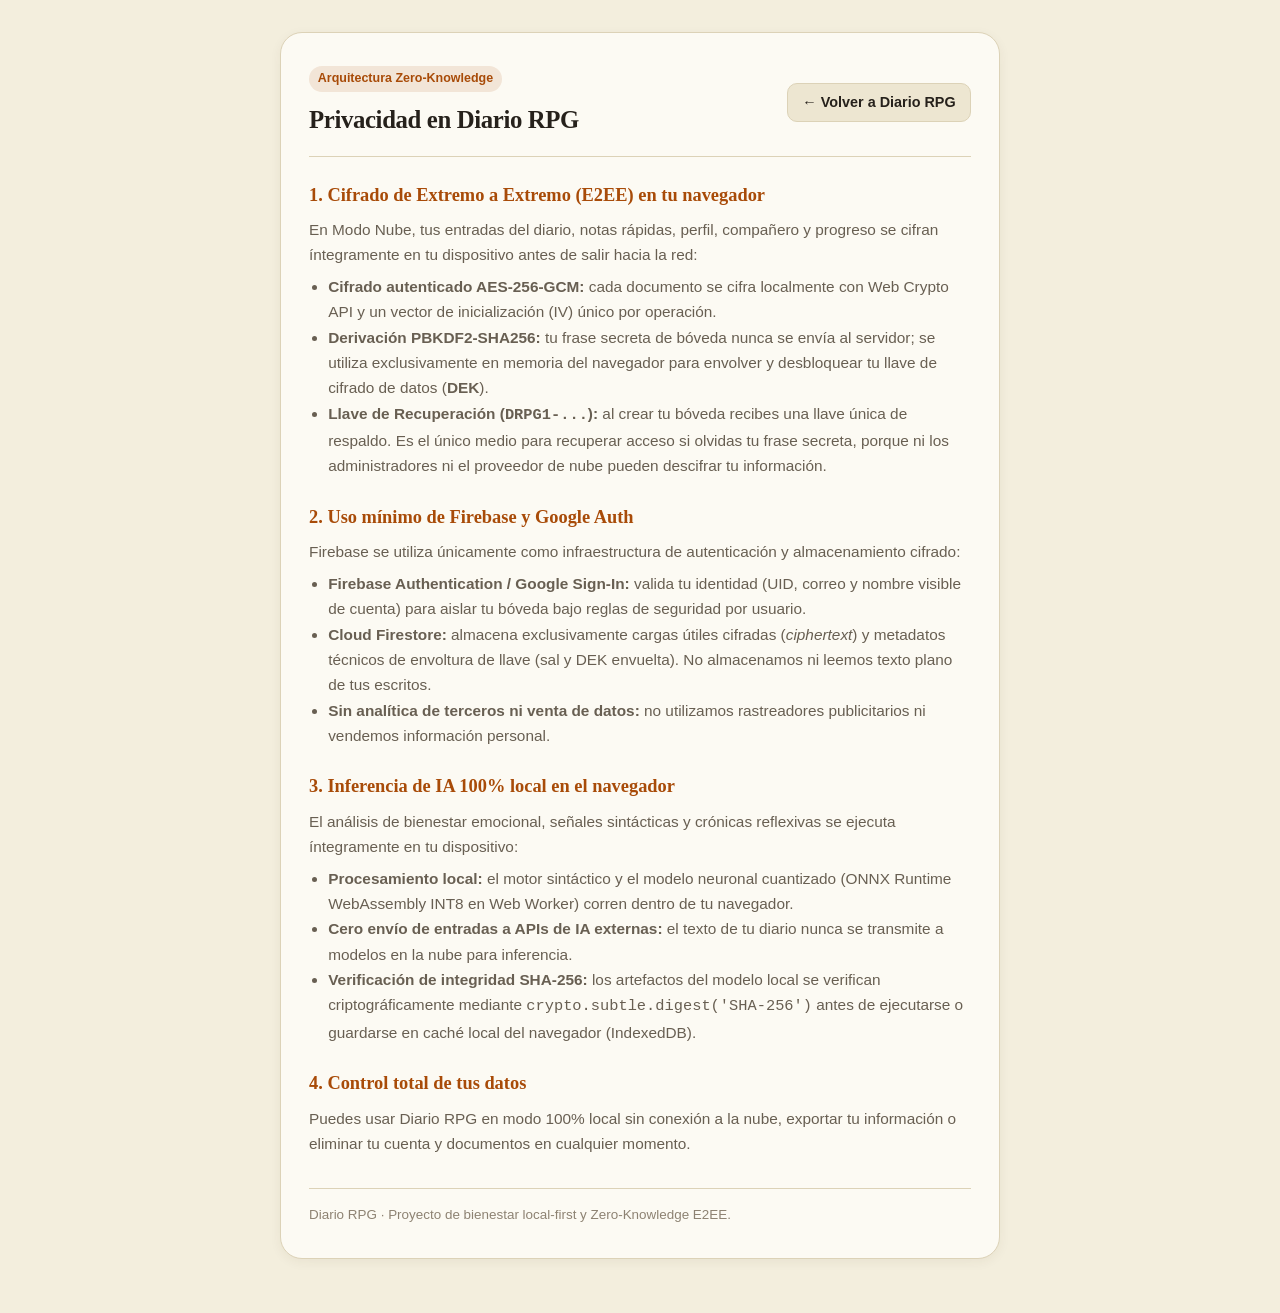
<file: frontend/privacidad.html>
<!DOCTYPE html>
<html lang="es" data-theme="light">
<head>
  <meta charset="UTF-8">
  <meta name="viewport" content="width=device-width, initial-scale=1.0">
  <title>Privacidad y Seguridad Zero-Knowledge · Diario RPG</title>
  <link rel="icon" type="image/svg+xml" href="data:image/svg+xml,%3Csvg xmlns='http://www.w3.org/2000/svg' viewBox='0 0 64 64'%3E%3Ctext y='.9em' font-size='54'%3E%F0%9F%93%96%3C/text%3E%3C/svg%3E">
  <script>
    (function() {
      var t = localStorage.getItem("diario_theme") || "light";
      document.documentElement.setAttribute("data-theme", t);
    })();
  </script>
  <link rel="stylesheet" href="css/style.css">
  <style>
    .privacy-wrap {
      max-width: 760px;
      margin: 2rem auto 3.5rem;
      padding: 0 1.25rem;
    }
    .privacy-card {
      background: var(--bg-card);
      border: 1px solid var(--border-subtle);
      border-radius: var(--radius-lg);
      box-shadow: var(--shadow-card);
      padding: 2rem 1.75rem;
    }
    .privacy-header {
      display: flex;
      justify-content: space-between;
      align-items: center;
      gap: 1rem;
      flex-wrap: wrap;
      margin-bottom: 1.5rem;
      padding-bottom: 1rem;
      border-bottom: 1px solid var(--border-subtle);
    }
    .privacy-header h1 {
      margin: 0;
      font-size: 1.55rem;
      color: var(--text-primary);
    }
    .privacy-back {
      display: inline-flex;
      align-items: center;
      gap: 0.4rem;
      padding: 0.45rem 0.9rem;
      border-radius: var(--radius-sm);
      background: var(--bg-card-subtle);
      color: var(--text-primary);
      text-decoration: none;
      font-weight: 600;
      font-size: 0.9rem;
      border: 1px solid var(--border-subtle);
    }
    .privacy-back:hover {
      background: var(--bg-hover);
    }
    .privacy-section {
      margin-bottom: 1.5rem;
    }
    .privacy-section h2 {
      font-family: var(--font-serif);
      font-size: 1.15rem;
      color: var(--accent-primary);
      margin: 0 0 0.5rem;
    }
    .privacy-section p, .privacy-section li {
      color: var(--text-secondary);
      line-height: 1.65;
      font-size: 0.96rem;
    }
    .privacy-section ul {
      margin: 0.4rem 0 0 1.2rem;
      padding: 0;
    }
    .privacy-badge {
      display: inline-block;
      font-size: 0.78rem;
      font-weight: 700;
      padding: 0.2rem 0.55rem;
      border-radius: 999px;
      background: var(--accent-primary-soft);
      color: var(--accent-primary);
      margin-bottom: 0.6rem;
    }
    .privacy-foot {
      margin-top: 2rem;
      padding-top: 1rem;
      border-top: 1px solid var(--border-subtle);
      font-size: 0.84rem;
      color: var(--text-tertiary);
    }
  </style>
</head>
<body>
  <main class="privacy-wrap">
    <article class="privacy-card">
      <div class="privacy-header">
        <div>
          <span class="privacy-badge">Arquitectura Zero-Knowledge</span>
          <h1 class="serif-heading">Privacidad en Diario RPG</h1>
        </div>
        <a href="index.html" class="privacy-back">← Volver a Diario RPG</a>
      </div>

      <section class="privacy-section">
        <h2>1. Cifrado de Extremo a Extremo (E2EE) en tu navegador</h2>
        <p>
          En Modo Nube, tus entradas del diario, notas rápidas, perfil, compañero y progreso se cifran
          íntegramente en tu dispositivo antes de salir hacia la red:
        </p>
        <ul>
          <li><strong>Cifrado autenticado AES-256-GCM:</strong> cada documento se cifra localmente con Web Crypto API y un vector de inicialización (IV) único por operación.</li>
          <li><strong>Derivación PBKDF2-SHA256:</strong> tu frase secreta de bóveda nunca se envía al servidor; se utiliza exclusivamente en memoria del navegador para envolver y desbloquear tu llave de cifrado de datos (<strong>DEK</strong>).</li>
          <li><strong>Llave de Recuperación (<code>DRPG1-...</code>):</strong> al crear tu bóveda recibes una llave única de respaldo. Es el único medio para recuperar acceso si olvidas tu frase secreta, porque ni los administradores ni el proveedor de nube pueden descifrar tu información.</li>
        </ul>
      </section>

      <section class="privacy-section">
        <h2>2. Uso mínimo de Firebase y Google Auth</h2>
        <p>
          Firebase se utiliza únicamente como infraestructura de autenticación y almacenamiento cifrado:
        </p>
        <ul>
          <li><strong>Firebase Authentication / Google Sign-In:</strong> valida tu identidad (UID, correo y nombre visible de cuenta) para aislar tu bóveda bajo reglas de seguridad por usuario.</li>
          <li><strong>Cloud Firestore:</strong> almacena exclusivamente cargas útiles cifradas (<em>ciphertext</em>) y metadatos técnicos de envoltura de llave (sal y DEK envuelta). No almacenamos ni leemos texto plano de tus escritos.</li>
          <li><strong>Sin analítica de terceros ni venta de datos:</strong> no utilizamos rastreadores publicitarios ni vendemos información personal.</li>
        </ul>
      </section>

      <section class="privacy-section">
        <h2>3. Inferencia de IA 100% local en el navegador</h2>
        <p>
          El análisis de bienestar emocional, señales sintácticas y crónicas reflexivas se ejecuta
          íntegramente en tu dispositivo:
        </p>
        <ul>
          <li><strong>Procesamiento local:</strong> el motor sintáctico y el modelo neuronal cuantizado (ONNX Runtime WebAssembly INT8 en Web Worker) corren dentro de tu navegador.</li>
          <li><strong>Cero envío de entradas a APIs de IA externas:</strong> el texto de tu diario nunca se transmite a modelos en la nube para inferencia.</li>
          <li><strong>Verificación de integridad SHA-256:</strong> los artefactos del modelo local se verifican criptográficamente mediante <code>crypto.subtle.digest('SHA-256')</code> antes de ejecutarse o guardarse en caché local del navegador (IndexedDB).</li>
        </ul>
      </section>

      <section class="privacy-section">
        <h2>4. Control total de tus datos</h2>
        <p>
          Puedes usar Diario RPG en modo 100% local sin conexión a la nube, exportar tu información
          o eliminar tu cuenta y documentos en cualquier momento.
        </p>
      </section>

      <p class="privacy-foot">
        Diario RPG · Proyecto de bienestar local-first y Zero-Knowledge E2EE.
      </p>
    </article>
  </main>
</body>
</html>
</file>
<file: frontend/css/style.css>
/* ==========================================================================
   Diario RPG · Estética Cozy RPG Pergamino + Pixel Art (100% Local-First)
   Inspirado en Horario RPG: Pergamino Cálido (Claro) & Noche Estrellada (Oscuro)
   ========================================================================== */

:root {
  --bg-canvas: #f3eedd;
  --bg-header: #f3eedd;
  --bg-card: #fcfaf3;
  --bg-card-subtle: #ede6d1;
  --bg-pill-track: #e6dec5;
  --bg-hover: #e5dcc1;

  --text-primary: #26211b;
  --text-secondary: #685f52;
  --text-tertiary: #8d8272;

  --border-subtle: #dcd2b7;
  --border-strong: #c8bba0;
  --border-focus: #a84b08;

  --accent-primary: #a84b08;
  --accent-primary-hover: #8d3d05;
  --accent-primary-soft: rgba(168, 75, 8, 0.12);

  --accent-blue: #0284c7;
  --accent-blue-soft: rgba(2, 132, 199, 0.14);
  --accent-indigo: #6366f1;
  --accent-indigo-soft: rgba(99, 102, 241, 0.12);
  --accent-green: #16a34a;
  --accent-orange: #ea580c;
  --accent-red: #dc2626;

  --radius-sm: 10px;
  --radius-md: 16px;
  --radius-lg: 22px;
  --radius-xl: 26px;

  --shadow-card: 0 3px 12px rgba(72, 54, 24, 0.06);
  --shadow-hover: 0 8px 22px rgba(72, 54, 24, 0.11);
  --font-sans: -apple-system, BlinkMacSystemFont, "Segoe UI", Roboto, Helvetica, Arial, sans-serif;
  --font-serif: Georgia, "Times New Roman", "Palatino Linotype", serif;
}

/* MODO OSCURO COZY (Noche Estrellada / Taverna Tranquila) */
[data-theme="dark"] {
  --bg-canvas: #121521;
  --bg-header: #121521;
  --bg-card: #1a1f30;
  --bg-card-subtle: #232940;
  --bg-pill-track: #272f4a;
  --bg-hover: #2d3759;

  --text-primary: #f4efe2;
  --text-secondary: #bdb5a2;
  --text-tertiary: #8f8878;

  --border-subtle: rgba(219, 204, 168, 0.16);
  --border-strong: rgba(219, 204, 168, 0.28);
  --border-focus: #c25e12;

  --accent-primary: #c25e12;
  --accent-primary-hover: #d96b18;
  --accent-primary-soft: rgba(194, 94, 18, 0.2);

  --accent-blue: #38bdf8;
  --accent-blue-soft: rgba(56, 189, 248, 0.18);
  --accent-indigo: #a78bfa;
  --accent-indigo-soft: rgba(167, 139, 250, 0.18);
  --accent-green: #4ade80;
  --accent-orange: #fbbf24;
  --accent-red: #f87171;

  --shadow-card: 0 6px 20px rgba(0, 0, 0, 0.35);
  --shadow-hover: 0 10px 28px rgba(0, 0, 0, 0.48);
}

* {
  box-sizing: border-box;
  margin: 0;
  padding: 0;
}

body {
  font-family: var(--font-sans);
  background-color: var(--bg-canvas);
  color: var(--text-primary);
  line-height: 1.55;
  -webkit-font-smoothing: antialiased;
  min-height: 100vh;
  display: flex;
  flex-direction: column;
}

.serif-heading {
  font-family: var(--font-serif);
  letter-spacing: -0.015em;
  font-weight: 700;
}

.pixel-sprite {
  image-rendering: pixelated;
  display: inline-block;
  vertical-align: middle;
}

@keyframes slimeBob {
  0%, 100% { transform: translateY(0) scale(1, 1); }
  50% { transform: translateY(-4px) scale(0.98, 1.03); }
}

.slime-bob {
  animation: slimeBob 2.4s ease-in-out infinite;
}

/* ==========================================================================
   Header RPG & Botones Pixel Art Cuadrados
   ========================================================================== */
.app-header {
  position: sticky;
  top: 0;
  z-index: 100;
  background: var(--bg-header);
  border-bottom: 1px solid var(--border-subtle);
  padding: 0.65rem 1.4rem;
  display: flex;
  justify-content: space-between;
  align-items: center;
  gap: 0.75rem;
}

.brand-name {
  font-size: 1.25rem;
  color: var(--text-primary);
}

.desktop-nav-tabs {
  display: flex;
  gap: 0.3rem;
  background: var(--bg-pill-track);
  padding: 4px;
  border-radius: 14px;
  border: 1px solid var(--border-subtle);
}

.nav-tab-btn {
  background: transparent;
  border: none;
  font-family: inherit;
  font-size: 0.85rem;
  font-weight: 600;
  color: var(--text-secondary);
  padding: 0.4rem 0.85rem;
  border-radius: 10px;
  cursor: pointer;
  display: inline-flex;
  align-items: center;
  gap: 0.4rem;
  transition: background-color 0.15s ease, color 0.15s ease;
}

.nav-tab-btn:hover { color: var(--text-primary); }
.nav-tab-btn.active {
  background: var(--bg-card);
  color: var(--accent-primary);
  box-shadow: 0 2px 6px rgba(0, 0, 0, 0.08);
}

.nav-px-ico { display: inline-flex; align-items: center; }

.header-right-actions {
  display: flex;
  align-items: center;
  gap: 0.4rem;
}

.pixel-sq-btn {
  width: 36px;
  height: 36px;
  border-radius: 11px;
  background: var(--bg-card-subtle);
  border: 1px solid var(--border-subtle);
  color: var(--text-primary);
  cursor: pointer;
  display: inline-flex;
  align-items: center;
  justify-content: center;
  font-size: 0.95rem;
  transition: transform 0.15s ease, background-color 0.15s ease;
}

.pixel-sq-btn:hover {
  background: var(--bg-hover);
  transform: translateY(-1px);
}

/* ==========================================================================
   Banner Compacto del Aventurero & Compañero Slime
   ========================================================================== */
.main-content {
  flex: 1;
  max-width: 920px;
  width: 100%;
  margin: 0 auto;
  padding: 1.15rem 1.4rem 5rem;
}

.adventurer-banner {
  background: var(--bg-card);
  border: 1px solid var(--border-subtle);
  border-radius: var(--radius-lg);
  padding: 0.9rem 1.1rem;
  margin-bottom: 1.25rem;
  box-shadow: var(--shadow-card);
}

.adv-top-row {
  display: flex;
  align-items: center;
  gap: 0.9rem;
}

.adv-portrait-frame {
  width: 52px;
  height: 52px;
  border-radius: 12px;
  border: 2px solid var(--border-strong);
  background: #dbeafe;
  overflow: hidden;
  display: flex;
  align-items: center;
  justify-content: center;
  flex-shrink: 0;
  box-shadow: inset 0 1px 3px rgba(0, 0, 0, 0.15);
}

.adv-info-col {
  flex: 1;
  min-width: 0;
}

.adv-title-line {
  display: flex;
  align-items: center;
  gap: 0.55rem;
  flex-wrap: wrap;
  margin-bottom: 0.32rem;
}

.adv-level-serif {
  font-family: var(--font-serif);
  font-size: 1.08rem;
  font-weight: 700;
  color: var(--accent-primary);
}

.coin-pill {
  background: rgba(245, 158, 11, 0.18);
  border: 1px solid rgba(217, 119, 6, 0.35);
  color: var(--text-primary);
  font-size: 0.78rem;
  font-weight: 700;
  padding: 0.15rem 0.55rem;
  border-radius: 14px;
  display: inline-flex;
  align-items: center;
  gap: 0.3rem;
}

.adv-rank-sub {
  font-size: 0.82rem;
  color: var(--text-secondary);
  font-weight: 500;
}

.adv-exp-track {
  height: 7px;
  background: var(--bg-pill-track);
  border-radius: 6px;
  overflow: hidden;
  margin-bottom: 0.25rem;
}

.adv-exp-fill {
  height: 100%;
  background: linear-gradient(90deg, #0284c7, #38bdf8);
  border-radius: 6px;
  transition: width 0.45s ease;
}

.adv-exp-meta {
  display: flex;
  justify-content: space-between;
  font-size: 0.72rem;
  color: var(--text-tertiary);
  font-weight: 600;
}

.adv-companion-row {
  margin-top: 0.75rem;
  padding-top: 0.65rem;
  border-top: 1px solid var(--border-subtle);
  display: flex;
  justify-content: space-between;
  align-items: center;
  gap: 0.75rem;
  flex-wrap: wrap;
}

.adv-slime-left {
  display: flex;
  align-items: center;
  gap: 0.5rem;
  cursor: pointer;
}

.adv-slime-txt {
  font-size: 0.82rem;
  color: var(--text-secondary);
}

.adv-slime-actions {
  display: flex;
  gap: 0.4rem;
}

.cozy-mini-pill {
  background: var(--bg-card-subtle);
  border: 1px solid var(--border-subtle);
  color: var(--text-primary);
  font-family: inherit;
  font-size: 0.78rem;
  font-weight: 600;
  padding: 0.28rem 0.75rem;
  border-radius: 16px;
  cursor: pointer;
  transition: background-color 0.15s ease;
}

.cozy-mini-pill:hover {
  background: var(--bg-hover);
  border-color: var(--border-strong);
}

/* ==========================================================================
   Pestañas, Tarjetas & Pantalla Hoy
   ========================================================================== */
.tab-pane {
  display: none;
  animation: fadeInSlide 0.22s ease forwards;
}
.tab-pane.active { display: block; }

@keyframes fadeInSlide {
  from { opacity: 0; transform: translateY(6px); }
  to { opacity: 1; transform: translateY(0); }
}

.card {
  background: var(--bg-card);
  border-radius: var(--radius-lg);
  border: 1px solid var(--border-subtle);
  box-shadow: var(--shadow-card);
  padding: 1.5rem;
  margin-bottom: 1.35rem;
}

.hero-journal-card:focus-within {
  border-color: var(--accent-primary);
}

.today-header {
  margin-bottom: 1.05rem;
  display: flex;
  justify-content: space-between;
  align-items: center;
  flex-wrap: wrap;
  gap: 0.85rem;
}

.today-title {
  font-size: 1.75rem;
  line-height: 1.15;
}

.today-date {
  font-size: 0.9rem;
  color: var(--text-secondary);
  text-transform: capitalize;
  margin-top: 0.15rem;
}

/* Meta Diaria Ring */
.daily-goal-pill {
  display: inline-flex;
  align-items: center;
  gap: 0.6rem;
  background: var(--bg-card);
  border: 1px solid var(--border-subtle);
  padding: 0.35rem 0.85rem 0.35rem 0.45rem;
  border-radius: 30px;
}

.daily-goal-ring-wrap {
  position: relative;
  width: 32px;
  height: 32px;
  display: flex;
  align-items: center;
  justify-content: center;
}

.daily-goal-svg { width: 32px; height: 32px; transform: rotate(-90deg); }
.daily-goal-ring-bg { fill: none; stroke: var(--bg-pill-track); stroke-width: 3.2; }
.daily-goal-ring-fill {
  fill: none;
  stroke: var(--accent-primary);
  stroke-width: 3.2;
  stroke-linecap: round;
  transition: stroke-dashoffset 0.4s ease;
}

.daily-goal-pct { font-size: 0.62rem; font-weight: 700; color: var(--accent-primary); position: absolute; }
.daily-goal-desc { font-size: 0.78rem; color: var(--text-secondary); }

/* Dropdown Fecha & Pruebas */
.dropdown-wrapper { position: relative; display: inline-block; }
.dropdown-trigger { font-size: 0.8rem; padding: 0.42rem 0.8rem; border-radius: 18px; }
.dropdown-popover {
  position: absolute;
  top: calc(100% + 0.45rem);
  right: 0;
  width: 260px;
  background: var(--bg-card);
  border: 1px solid var(--border-strong);
  border-radius: var(--radius-md);
  padding: 0.95rem;
  box-shadow: 0 12px 30px rgba(0, 0, 0, 0.18);
  z-index: 250;
  display: none;
}
.dropdown-popover.open { display: block; animation: fadeInSlide 0.16s ease forwards; }
.popover-section-label {
  font-size: 0.7rem;
  font-weight: 700;
  text-transform: uppercase;
  letter-spacing: 0.04em;
  color: var(--text-tertiary);
  margin-bottom: 0.4rem;
}

.nav-date-btn {
  background: var(--bg-card-subtle);
  border: 1px solid var(--border-subtle);
  font-family: inherit;
  font-size: 0.78rem;
  font-weight: 600;
  padding: 0.32rem 0.55rem;
  border-radius: 9px;
  cursor: pointer;
  color: var(--text-primary);
}
.nav-date-btn.active {
  background: var(--accent-primary);
  color: #ffffff;
  border-color: var(--accent-primary);
}

.active-date-picker {
  background: var(--bg-card-subtle);
  border: 1px solid var(--border-subtle);
  font-family: inherit;
  font-size: 0.8rem;
  padding: 0.3rem 0.55rem;
  border-radius: 9px;
  color: var(--text-primary);
  outline: none;
}

.sim-week-btn {
  background: var(--accent-blue-soft);
  border: 1px solid rgba(2, 132, 199, 0.3);
  color: var(--accent-blue);
  font-family: inherit;
  font-size: 0.78rem;
  font-weight: 700;
  padding: 0.36rem 0.7rem;
  border-radius: 9px;
  cursor: pointer;
}
.sim-week-btn:hover { background: var(--accent-blue); color: #fff; }

.reset-db-btn {
  background: transparent;
  color: var(--text-tertiary);
  font-family: inherit;
  font-size: 0.78rem;
  padding: 0.34rem 0.55rem;
  border-radius: 9px;
  cursor: pointer;
}
.reset-db-btn:hover { color: var(--accent-red); background: rgba(220, 38, 38, 0.1); }

/* Quick Chips & Editor */
.quick-chips-wrapper {
  margin-bottom: 1rem;
  padding: 0.75rem 0.95rem;
  background: var(--bg-card-subtle);
  border: 1px solid var(--border-subtle);
  border-radius: var(--radius-md);
}
.quick-chips-title {
  font-size: 0.72rem;
  text-transform: uppercase;
  letter-spacing: 0.05em;
  color: var(--text-tertiary);
  margin-bottom: 0.5rem;
  font-weight: 700;
}
.quick-chips-list { display: flex; flex-wrap: wrap; gap: 0.45rem; }
.quick-chip {
  background: var(--bg-card);
  border: 1px solid var(--border-subtle);
  padding: 0.32rem 0.75rem;
  border-radius: var(--radius-sm);
  font-size: 0.84rem;
  display: flex;
  gap: 0.4rem;
  align-items: center;
}
.quick-chip-time { color: var(--accent-primary); font-weight: 700; font-size: 0.76rem; }

.day-textarea {
  width: 100%;
  min-height: 185px;
  border: none;
  background: transparent;
  font-family: inherit;
  font-size: 1.04rem;
  line-height: 1.72;
  color: var(--text-primary);
  resize: vertical;
  outline: none;
  padding: 0.25rem 0;
}
.day-textarea::placeholder { color: var(--text-tertiary); }

.write-footer-bar {
  display: flex;
  justify-content: space-between;
  align-items: center;
  margin-top: 0.85rem;
  padding-top: 0.9rem;
  border-top: 1px solid var(--border-subtle);
  gap: 0.75rem;
  flex-wrap: wrap;
}
.enter-hint-toggle {
  display: inline-flex;
  align-items: center;
  gap: 0.4rem;
  font-size: 0.78rem;
  color: var(--text-tertiary);
  cursor: pointer;
  user-select: none;
}
.enter-hint-toggle small { opacity: 0.75; }

/* Botones Terracota RPG */
.btn-primary {
  background: var(--accent-primary);
  color: #ffffff;
  border: none;
  border-bottom: 3px solid rgba(0, 0, 0, 0.2);
  font-family: inherit;
  font-size: 0.92rem;
  font-weight: 700;
  padding: 0.65rem 1.55rem;
  border-radius: var(--radius-md);
  cursor: pointer;
  display: inline-flex;
  align-items: center;
  justify-content: center;
  gap: 0.45rem;
  transition: transform 0.14s ease, background-color 0.14s ease;
}
.btn-primary:hover {
  background: var(--accent-primary-hover);
  transform: translateY(-1px);
}
.btn-primary:active { transform: translateY(1px); }

.btn-secondary {
  background: var(--bg-card-subtle);
  border: 1px solid var(--border-subtle);
  color: var(--text-primary);
  font-family: inherit;
  font-size: 0.85rem;
  font-weight: 600;
  padding: 0.52rem 1rem;
  border-radius: var(--radius-md);
  cursor: pointer;
  transition: background-color 0.15s ease;
}
.btn-secondary:hover { background: var(--bg-hover); }

/* ==========================================================================
   Check-in Progresivo (1 Pregunta a la vez)
   ========================================================================== */
.checkin-top-meta {
  display: flex;
  justify-content: space-between;
  align-items: center;
  gap: 0.75rem;
  margin-bottom: 0.75rem;
  flex-wrap: wrap;
}

.checkin-note-pill {
  display: inline-flex;
  align-items: center;
  gap: 0.45rem;
  background: var(--bg-card-subtle);
  border: 1px solid var(--border-subtle);
  border-radius: 20px;
  padding: 0.32rem 0.8rem;
  font-family: inherit;
  font-size: 0.8rem;
  color: var(--text-secondary);
  cursor: pointer;
  max-width: 100%;
}
#checkin-note-preview-text {
  max-width: 230px;
  white-space: nowrap;
  overflow: hidden;
  text-overflow: ellipsis;
}

.checkin-step-badge {
  font-size: 0.76rem;
  font-weight: 700;
  color: var(--accent-primary);
  background: var(--accent-primary-soft);
  padding: 0.24rem 0.7rem;
  border-radius: 20px;
}

.checkin-step {
  display: none;
  text-align: center;
  padding: 1rem 0.5rem 1.5rem;
}
.checkin-step.active { display: block; animation: fadeInSlide 0.2s ease forwards; }

.checkin-q-emoji { font-size: 2.2rem; margin-bottom: 0.45rem; }
.checkin-q-title { font-size: 1.25rem; margin-bottom: 0.35rem; }
.checkin-q-sub { font-size: 0.85rem; color: var(--text-secondary); margin-bottom: 1.35rem; }

.pill-group { display: flex; gap: 0.45rem; flex-wrap: wrap; }
.pill-btn {
  background: var(--bg-card-subtle);
  border: 1px solid var(--border-subtle);
  color: var(--text-secondary);
  padding: 0.48rem 0.7rem;
  border-radius: var(--radius-sm);
  font-size: 0.84rem;
  cursor: pointer;
  font-family: inherit;
  flex: 1;
  text-align: center;
  font-weight: 600;
  transition: transform 0.12s ease, background-color 0.12s ease;
}
.pill-btn:hover { border-color: var(--accent-primary); color: var(--text-primary); }
.pill-btn.active {
  background: var(--accent-primary);
  border-color: var(--accent-primary);
  color: #ffffff;
}

.big-step-pills { max-width: 480px; margin: 0 auto; gap: 0.55rem; }
.big-step-pills .pill-btn { padding: 0.75rem 0.9rem; font-size: 0.92rem; border-radius: 12px; }

.sleep-inputs { display: flex; gap: 0.5rem; align-items: center; }
.sleep-input-box {
  flex: 1;
  background: var(--bg-card-subtle);
  border: 1px solid var(--border-subtle);
  border-radius: var(--radius-sm);
  padding: 0.55rem 0.65rem;
  font-family: inherit;
  font-size: 0.95rem;
  color: var(--text-primary);
  text-align: center;
}
.sleep-calc { font-weight: 700; color: var(--accent-blue); transition: color 0.15s ease; }
.sleep-calc.is-unusual { color: var(--accent-orange); }
.sleep-warning-banner {
  display: flex;
  align-items: flex-start;
  gap: 0.45rem;
  max-width: 390px;
  margin: 0.65rem auto 0;
  padding: 0.55rem 0.8rem;
  border-radius: var(--radius-sm);
  background: rgba(234, 88, 12, 0.10);
  border: 1px solid rgba(234, 88, 12, 0.34);
  color: var(--text-secondary);
  font-size: 0.78rem;
  line-height: 1.42;
  text-align: left;
}

.checkin-nav-bar {
  display: flex;
  align-items: center;
  margin-top: 0.9rem;
  padding-top: 1rem;
  border-top: 1px solid var(--border-subtle);
}

/* Etapa Guardado */
.saved-status-chip {
  font-size: 0.82rem;
  font-weight: 700;
  color: var(--accent-green);
  background: rgba(22, 163, 74, 0.14);
  padding: 0.28rem 0.75rem;
  border-radius: 20px;
}
.saved-text-excerpt {
  font-size: 1rem;
  line-height: 1.68;
  color: var(--text-primary);
  white-space: pre-wrap;
  padding: 0.85rem 1rem;
  background: var(--bg-card-subtle);
  border-radius: var(--radius-md);
  border: 1px solid var(--border-subtle);
}

/* Apunte Rápido abajo */
.quick-input-card {
  margin-top: 1rem;
  background: var(--bg-card);
  border: 1px solid var(--border-subtle);
  border-radius: var(--radius-xl);
  padding: 0.8rem 1.15rem;
  display: flex;
  gap: 0.7rem;
  align-items: center;
  box-shadow: var(--shadow-card);
}
.quick-input {
  flex: 1;
  border: none;
  background: transparent;
  font-family: inherit;
  font-size: 0.94rem;
  outline: none;
  color: var(--text-primary);
}
.quick-send-btn {
  background: var(--accent-primary);
  border: none;
  color: white;
  width: 34px;
  height: 34px;
  border-radius: 50%;
  cursor: pointer;
  font-weight: 700;
  display: flex;
  align-items: center;
  justify-content: center;
}

/* ==========================================================================
   Alertas & Acordeones
   ========================================================================== */
.alert-card {
  border-radius: var(--radius-md);
  padding: 1.15rem;
  margin-top: 1.1rem;
  display: flex;
  gap: 0.9rem;
  align-items: flex-start;
}
.alert-card.discrepancy { background: rgba(234, 88, 12, 0.1); border: 1px solid rgba(234, 88, 12, 0.35); }
.alert-card.safety.crisis { background: rgba(220, 38, 38, 0.1); border: 1px solid rgba(220, 38, 38, 0.38); }
.alert-card.safety.pause { background: rgba(22, 163, 74, 0.1); border: 1px solid rgba(22, 163, 74, 0.35); }
.alert-icon { font-size: 1.25rem; }
.alert-content h4 { font-size: 0.94rem; margin-bottom: 0.25rem; font-weight: 700; }
.alert-content p { font-size: 0.86rem; line-height: 1.5; color: var(--text-secondary); }
.helpline-item { margin-top: 0.35rem; font-weight: 600; font-size: 0.84rem; }

.calm-accordion {
  border-radius: var(--radius-md);
  border: 1px solid var(--border-subtle);
  background: var(--bg-card-subtle);
  overflow: hidden;
}
.calm-accordion.card-style-accordion {
  background: var(--bg-card);
  border-radius: var(--radius-lg);
  box-shadow: var(--shadow-card);
}
.calm-accordion > summary {
  list-style: none;
  padding: 0.85rem 1.15rem;
  font-size: 0.88rem;
  font-weight: 600;
  color: var(--text-secondary);
  cursor: pointer;
  display: flex;
  justify-content: space-between;
  align-items: center;
  user-select: none;
}
.calm-accordion > summary::-webkit-details-marker { display: none; }
.calm-accordion > summary::after { content: "▾"; font-size: 0.9rem; transition: transform 0.15s ease; }
.calm-accordion[open] > summary::after { transform: rotate(180deg); }
.calm-accordion > summary:hover { color: var(--text-primary); }
.calm-accordion-body { padding: 0.95rem 1.15rem 1.15rem; border-top: 1px solid var(--border-subtle); }

.goal-alignment-box {
  background: var(--bg-card);
  border: 1px solid var(--border-subtle);
  border-radius: var(--radius-md);
  padding: 0.95rem;
  margin-bottom: 1.1rem;
}
.goal-align-line { font-size: 0.84rem; color: var(--text-secondary); margin-top: 0.35rem; line-height: 1.45; }

.prob-bar-wrapper { margin-bottom: 0.7rem; }
.prob-bar-label { display: flex; justify-content: space-between; font-size: 0.82rem; margin-bottom: 0.25rem; color: var(--text-secondary); }
.prob-track { height: 7px; background: var(--bg-pill-track); border-radius: 4px; overflow: hidden; }
.prob-fill { height: 100%; background: var(--accent-blue); border-radius: 4px; }

/* ==========================================================================
   Modal Santuario & Tienda RPG
   ========================================================================== */
.sanctuary-box { max-width: 490px; padding: 1.2rem; }
.sanc-header {
  display: flex;
  justify-content: space-between;
  align-items: center;
  margin-bottom: 0.75rem;
}
.sanc-segmented-tabs {
  display: flex;
  background: var(--bg-pill-track);
  padding: 3px;
  border-radius: 12px;
  margin-bottom: 0.75rem;
}
.sanc-tab-btn {
  flex: 1;
  background: transparent;
  border: none;
  padding: 0.4rem;
  border-radius: 9px;
  font-family: inherit;
  font-size: 0.84rem;
  font-weight: 700;
  color: var(--text-secondary);
  cursor: pointer;
}
.sanc-tab-btn.active {
  background: var(--bg-card);
  color: var(--text-primary);
  box-shadow: 0 2px 6px rgba(0, 0, 0, 0.08);
}

.sanc-stage-card {
  background: var(--bg-card-subtle);
  border: 1px solid var(--border-subtle);
  border-radius: var(--radius-md);
  padding: 0.8rem 1rem;
  margin-bottom: 0.65rem;
}
.sanc-edit-name-btn {
  background: var(--bg-card);
  border: 1px solid var(--border-subtle);
  border-radius: 7px;
  padding: 0.15rem 0.35rem;
  font-size: 0.75rem;
  cursor: pointer;
}
.sanc-lvl-pill {
  font-size: 0.72rem;
  font-weight: 700;
  color: var(--accent-primary);
  background: var(--bg-card);
  border: 1px solid var(--border-subtle);
  padding: 0.2rem 0.6rem;
  border-radius: 14px;
}

.sanc-slime-viewport {
  height: 94px;
  display: flex;
  flex-direction: column;
  align-items: center;
  justify-content: center;
  margin: 0.25rem 0;
}
.slime-ground-shadow {
  width: 60px;
  height: 8px;
  background: rgba(0, 0, 0, 0.12);
  border-radius: 50%;
  margin-top: -5px;
}

.sanc-stat-pill {
  background: var(--bg-card-subtle);
  border: 1px solid var(--border-subtle);
  border-radius: 11px;
  padding: 0.42rem 0.8rem;
  margin-bottom: 0.42rem;
}
.sanc-stat-row {
  display: flex;
  justify-content: space-between;
  font-size: 0.78rem;
  color: var(--text-secondary);
  margin-bottom: 0.25rem;
}
.sanc-bar-track {
  height: 7px;
  background: rgba(0, 0, 0, 0.08);
  border-radius: 5px;
  overflow: hidden;
}
.sanc-bar-fill { height: 100%; border-radius: 5px; transition: width 0.35s ease; }
.fill-bond { background: #c2410c; }
.fill-satiety { background: #f59e0b; }
.fill-energy { background: #b45309; }
.fill-mood { background: #ec4899; }

.sanc-actions-grid {
  display: grid;
  grid-template-columns: repeat(3, 1fr);
  gap: 0.55rem;
  margin-top: 0.85rem;
}
.sanc-action-tile {
  background: var(--bg-card);
  border: 1px solid var(--border-subtle);
  border-radius: 12px;
  padding: 0.65rem 0.4rem;
  display: flex;
  flex-direction: column;
  align-items: center;
  gap: 0.15rem;
  font-family: inherit;
  font-size: 0.82rem;
  color: var(--text-primary);
  cursor: pointer;
}
.sanc-action-tile:hover { background: var(--bg-card-subtle); border-color: var(--accent-primary); }
.sanc-action-tile small { font-size: 0.7rem; color: var(--text-tertiary); }

.pantry-grid { display: flex; flex-wrap: wrap; gap: 0.45rem; }
.pantry-item-pill {
  background: var(--bg-card-subtle);
  border: 1px solid var(--border-subtle);
  border-radius: 12px;
  padding: 0.38rem 0.75rem;
  font-family: inherit;
  font-size: 0.82rem;
  color: var(--text-primary);
  display: inline-flex;
  align-items: center;
  gap: 0.35rem;
  cursor: pointer;
}
.pantry-item-pill:hover { border-color: var(--accent-primary); }

.shop-item-row {
  background: var(--bg-card-subtle);
  border: 1px solid var(--border-subtle);
  border-radius: var(--radius-md);
  padding: 0.75rem 0.95rem;
  display: flex;
  justify-content: space-between;
  align-items: center;
  gap: 0.75rem;
}
.shop-item-icon {
  width: 38px;
  height: 38px;
  border-radius: 10px;
  background: var(--bg-card);
  display: flex;
  align-items: center;
  justify-content: center;
  font-size: 1.25rem;
}

/* ==========================================================================
   Onboarding Modal
   ========================================================================== */
.onboarding-overlay { z-index: 500; }
.onboarding-card {
  background: var(--bg-card);
  border: 1px solid var(--border-subtle);
  border-radius: var(--radius-xl);
  width: 100%;
  max-width: 660px;
  max-height: 92vh;
  overflow-y: auto;
  padding: 1.75rem;
  box-shadow: 0 20px 55px rgba(0, 0, 0, 0.25);
}
.ob-badge {
  font-size: 0.78rem;
  font-weight: 700;
  color: var(--accent-primary);
  background: var(--accent-primary-soft);
  padding: 0.24rem 0.75rem;
  border-radius: 20px;
}
.ob-skip-link { background: transparent; border: none; color: var(--text-tertiary); font-family: inherit; font-size: 0.8rem; cursor: pointer; text-decoration: underline; }
.ob-progress-track { height: 6px; background: var(--bg-pill-track); border-radius: 4px; overflow: hidden; margin-bottom: 1.25rem; }
.ob-progress-fill { height: 100%; background: var(--accent-primary); border-radius: 4px; transition: width 0.3s ease; }

.ob-step { display: none; }
.ob-step.active { display: block; animation: fadeInSlide 0.2s ease; }
.ob-title { font-size: 1.4rem; margin-bottom: 0.25rem; }
.ob-subtitle { font-size: 0.88rem; color: var(--text-secondary); margin-bottom: 1.25rem; }
.ob-question-block { margin-bottom: 1.25rem; }
.ob-q-label { display: block; font-size: 0.9rem; font-weight: 600; margin-bottom: 0.65rem; }
.ob-q-label small { font-weight: 400; color: var(--text-tertiary); }

.ob-options-grid { display: grid; grid-template-columns: repeat(auto-fit, minmax(115px, 1fr)); gap: 0.6rem; }
.ob-option-card {
  background: var(--bg-card-subtle);
  border: 2px solid var(--border-subtle);
  border-radius: var(--radius-md);
  padding: 0.8rem 0.55rem;
  display: flex;
  flex-direction: column;
  align-items: center;
  gap: 0.3rem;
  cursor: pointer;
  font-family: inherit;
  font-size: 0.82rem;
  font-weight: 600;
  color: var(--text-primary);
  text-align: center;
}
.ob-option-card small { font-size: 0.72rem; font-weight: 500; color: var(--text-tertiary); }
.ob-ico { font-size: 1.45rem; }
.ob-option-card.selected { background: var(--accent-primary-soft); border-color: var(--accent-primary); color: var(--accent-primary); }

.ob-radar-msg-box {
  background: var(--bg-card-subtle);
  border: 1px solid var(--border-subtle);
  border-radius: var(--radius-md);
  padding: 1rem 1.15rem;
  font-size: 0.88rem;
  line-height: 1.55;
  color: var(--text-secondary);
}
.ob-footer { display: flex; justify-content: space-between; align-items: center; margin-top: 1.35rem; padding-top: 1rem; border-top: 1px solid var(--border-subtle); }

/* ==========================================================================
   Historial, Calendario, Patrones & Retos
   ========================================================================== */
.calendar-card { padding: 1.35rem; }
.calendar-header { display: flex; justify-content: space-between; align-items: center; margin-bottom: 0.9rem; }
.cal-month-title { font-size: 1.08rem; }
.cal-nav-btn { background: var(--bg-card-subtle); border: 1px solid var(--border-subtle); color: var(--text-primary); width: 32px; height: 32px; border-radius: 50%; cursor: pointer; }
.cal-weekdays { display: grid; grid-template-columns: repeat(7, 1fr); text-align: center; font-size: 0.72rem; font-weight: 700; color: var(--text-tertiary); text-transform: uppercase; margin-bottom: 0.4rem; }
.cal-grid { display: grid; grid-template-columns: repeat(7, 1fr); gap: 0.4rem; }
.cal-cell { aspect-ratio: 1.25; border-radius: 10px; border: 1px solid var(--border-subtle); background: var(--bg-card-subtle); color: var(--text-secondary); font-family: inherit; font-size: 0.84rem; font-weight: 600; cursor: pointer; display: flex; flex-direction: column; align-items: center; justify-content: center; position: relative; }
.cal-cell.empty { background: transparent; border: none; cursor: default; }
.cal-cell.is-today { box-shadow: inset 0 0 0 2px var(--accent-primary); }
.cal-mood-dot { width: 7px; height: 7px; border-radius: 50%; margin-top: 3px; }
.cal-disc-mark { position: absolute; top: 3px; right: 5px; font-size: 0.6rem; color: var(--accent-orange); }

.mood-very-pos { background: rgba(22, 163, 74, 0.16); border-color: rgba(22, 163, 74, 0.4); color: var(--text-primary); }
.mood-very-pos .cal-mood-dot, .cal-leg-dot.mood-very-pos, .calendar-dot-inline.mood-very-pos { background: #16a34a; }
.mood-pos { background: rgba(2, 132, 199, 0.14); border-color: rgba(2, 132, 199, 0.36); color: var(--text-primary); }
.mood-pos .cal-mood-dot, .cal-leg-dot.mood-pos, .calendar-dot-inline.mood-pos { background: #0284c7; }
.mood-neutral { background: rgba(139, 92, 246, 0.12); border-color: rgba(139, 92, 246, 0.3); color: var(--text-primary); }
.mood-neutral .cal-mood-dot, .cal-leg-dot.mood-neutral, .calendar-dot-inline.mood-neutral { background: #8b5cf6; }
.mood-neg { background: rgba(234, 88, 12, 0.15); border-color: rgba(234, 88, 12, 0.4); color: var(--text-primary); }
.mood-neg .cal-mood-dot, .cal-leg-dot.mood-neg, .calendar-dot-inline.mood-neg { background: #ea580c; }
.mood-very-neg { background: rgba(220, 38, 38, 0.16); border-color: rgba(220, 38, 38, 0.4); color: var(--text-primary); }
.mood-very-neg .cal-mood-dot, .cal-leg-dot.mood-very-neg, .calendar-dot-inline.mood-very-neg { background: #dc2626; }

.cal-legend { display: flex; justify-content: center; gap: 0.9rem; margin-top: 0.9rem; flex-wrap: wrap; font-size: 0.74rem; color: var(--text-secondary); }
.cal-legend span { display: inline-flex; align-items: center; gap: 0.3rem; }
.cal-leg-dot, .calendar-dot-inline { width: 10px; height: 10px; border-radius: 50%; display: inline-block; flex-shrink: 0; }

.history-item {
  background: var(--bg-card-subtle);
  border: 1px solid var(--border-subtle);
  border-radius: var(--radius-md);
  padding: 0.95rem 1.1rem;
  margin-bottom: 0.75rem;
  cursor: pointer;
  display: flex;
  justify-content: space-between;
  align-items: center;
  gap: 0.85rem;
  flex-wrap: wrap;
}
.history-date { font-weight: 700; font-size: 0.92rem; text-transform: capitalize; }
.history-preview { font-size: 0.83rem; color: var(--text-secondary); margin-top: 0.15rem; max-width: 400px; white-space: nowrap; overflow: hidden; text-overflow: ellipsis; }

.badge-pill {
  font-size: 0.75rem;
  font-weight: 600;
  padding: 0.22rem 0.6rem;
  border-radius: 12px;
  background: var(--bg-card);
  border: 1px solid var(--border-subtle);
  color: var(--text-secondary);
  display: inline-flex;
  align-items: center;
  gap: 0.25rem;
}
.badge-pill.warning { background: rgba(234, 88, 12, 0.14); color: var(--accent-orange); border-color: rgba(234, 88, 12, 0.35); }

.period-segmented, .mini-segmented { display: inline-flex; background: var(--bg-pill-track); padding: 3px; border-radius: 12px; gap: 0.2rem; border: 1px solid var(--border-subtle); }
.period-pill-btn, .radar-mode-btn { background: transparent; border: none; font-family: inherit; font-size: 0.78rem; font-weight: 600; color: var(--text-secondary); padding: 0.35rem 0.75rem; border-radius: 9px; cursor: pointer; }
.period-pill-btn.active, .radar-mode-btn.active { background: var(--bg-card); color: var(--accent-primary); box-shadow: 0 1px 4px rgba(0, 0, 0, 0.1); }

.stats-grid { display: grid; grid-template-columns: repeat(auto-fit, minmax(145px, 1fr)); gap: 0.75rem; margin-bottom: 1.25rem; }
.stat-card { background: var(--bg-card); border: 1px solid var(--border-subtle); border-radius: var(--radius-md); padding: 1rem 0.85rem; text-align: center; box-shadow: var(--shadow-card); }
.stat-value { font-size: 1.55rem; font-weight: 800; color: var(--accent-primary); margin-bottom: 0.15rem; }
.stat-sub { font-size: 0.85rem; font-weight: 500; color: var(--text-tertiary); }
.stat-label { font-size: 0.7rem; color: var(--text-tertiary); text-transform: uppercase; font-weight: 700; letter-spacing: 0.04em; }

.mood-stacked-bar { height: 11px; border-radius: 10px; overflow: hidden; display: flex; background: var(--bg-pill-track); margin-bottom: 0.9rem; }
.mood-bar-segment { height: 100%; }
.mood-dist-grid { display: flex; flex-wrap: wrap; gap: 0.55rem; }
.mood-dist-pill { background: var(--bg-card); border: 1px solid var(--border-subtle); border-radius: var(--radius-sm); padding: 0.38rem 0.7rem; font-size: 0.8rem; display: inline-flex; align-items: center; gap: 0.4rem; }
.mood-dist-dot { width: 8px; height: 8px; border-radius: 50%; }
.mood-dist-count { color: var(--text-tertiary); font-size: 0.74rem; }

.chart-container { background: var(--bg-card); border: 1px solid var(--border-subtle); border-radius: var(--radius-lg); padding: 1.35rem; margin-bottom: 1.25rem; box-shadow: var(--shadow-card); }
.chart-controls { display: flex; gap: 1rem; margin-bottom: 1rem; flex-wrap: wrap; }
.chart-toggle { display: flex; align-items: center; gap: 0.35rem; font-size: 0.82rem; cursor: pointer; }
.chart-canvas { width: 100%; height: 290px; display: block; }

.patterns-dual-grid { display: grid; grid-template-columns: repeat(auto-fit, minmax(280px, 1fr)); gap: 1.25rem; }
.goal-insights-list { display: flex; flex-direction: column; gap: 0.55rem; }
.goal-insight-item { background: var(--bg-card); border: 1px solid var(--border-subtle); border-radius: var(--radius-sm); padding: 0.7rem 0.85rem; font-size: 0.84rem; line-height: 1.45; color: var(--text-secondary); display: flex; gap: 0.5rem; align-items: flex-start; }
.goal-insight-dot { color: var(--accent-primary); font-weight: 700; }

.qwen-summary-card { background: var(--bg-card); border: 1px solid var(--border-strong); border-radius: var(--radius-lg); padding: 1.35rem; box-shadow: var(--shadow-card); }
.qwen-title { display: flex; justify-content: space-between; align-items: center; flex-wrap: wrap; gap: 0.5rem; color: var(--accent-primary); margin-bottom: 0.65rem; }
.qwen-text { font-size: 0.94rem; line-height: 1.65; color: var(--text-primary); }

.assessments-top-grid { display: grid; grid-template-columns: repeat(auto-fit, minmax(270px, 1fr)); gap: 1.25rem; }
.quizzes-grid { display: grid; grid-template-columns: repeat(auto-fit, minmax(245px, 1fr)); gap: 1rem; }
.quiz-card { background: var(--bg-card); border: 1px solid var(--border-subtle); border-radius: var(--radius-lg); padding: 1.35rem; box-shadow: var(--shadow-card); display: flex; flex-direction: column; gap: 0.65rem; }
.quiz-card-top { display: flex; justify-content: space-between; align-items: center; }
.quiz-icon-badge { width: 42px; height: 42px; border-radius: 12px; background: var(--accent-primary-soft); display: flex; align-items: center; justify-content: center; font-size: 1.35rem; }
.quiz-duration-tag { font-size: 0.74rem; color: var(--text-tertiary); font-weight: 600; }
.quiz-card-title { font-size: 1.02rem; font-weight: 700; }
.quiz-card-desc { font-size: 0.84rem; color: var(--text-secondary); line-height: 1.45; flex: 1; }
.quiz-axes-tags { display: flex; gap: 0.35rem; flex-wrap: wrap; }
.quiz-status-pill { font-size: 0.75rem; font-weight: 600; padding: 0.25rem 0.6rem; border-radius: 8px; width: fit-content; }
.quiz-status-pill.completed { background: rgba(22, 163, 74, 0.14); color: var(--accent-green); }
.quiz-status-pill.pending { background: var(--bg-card-subtle); color: var(--text-tertiary); }
.quiz-start-btn { width: 100%; margin-top: 0.25rem; padding: 0.58rem; font-size: 0.85rem; }

.assessment-result-row { background: var(--bg-card); border: 1px solid var(--border-subtle); border-radius: var(--radius-md); padding: 0.8rem 0.95rem; margin-bottom: 0.6rem; }
.quiz-q-block { margin-bottom: 1rem; background: var(--bg-card-subtle); padding: 0.85rem; border-radius: var(--radius-md); border: 1px solid var(--border-subtle); }
.quiz-q-text { font-size: 0.88rem; font-weight: 600; margin-bottom: 0.55rem; }
.quiz-result-banner { background: var(--accent-primary-soft); border: 1px solid rgba(168, 75, 8, 0.3); border-radius: var(--radius-md); padding: 1.15rem; }

.theme-selector-grid { display: grid; grid-template-columns: repeat(auto-fit, minmax(210px, 1fr)); gap: 0.9rem; }
.theme-choice-card { background: var(--bg-card-subtle); border: 2px solid var(--border-subtle); border-radius: var(--radius-md); padding: 0.95rem; display: flex; align-items: center; gap: 0.85rem; cursor: pointer; text-align: left; color: var(--text-primary); font-family: inherit; }
.theme-choice-card.selected { border-color: var(--accent-primary); background: var(--accent-primary-soft); }
.theme-preview { width: 48px; height: 36px; border-radius: 8px; padding: 5px; display: flex; flex-direction: column; gap: 4px; flex-shrink: 0; border: 1px solid rgba(128, 128, 128, 0.25); }
.light-prev { background: #f3eedd; }
.light-prev .tp-bar { height: 5px; background: #a84b08; border-radius: 2px; width: 65%; }
.light-prev .tp-card { flex: 1; background: #fcfaf3; border-radius: 3px; }
.dark-prev { background: #121521; }
.dark-prev .tp-bar { height: 5px; background: #c25e12; border-radius: 2px; width: 65%; }
.dark-prev .tp-card { flex: 1; background: #1a1f30; border-radius: 3px; }

.settings-goal-grid { display: grid; grid-template-columns: repeat(auto-fit, minmax(200px, 1fr)); gap: 0.65rem; background: var(--bg-card-subtle); padding: 0.95rem; border-radius: var(--radius-md); border: 1px solid var(--border-subtle); font-size: 0.86rem; }
.settings-goal-grid span { color: var(--text-tertiary); }

/* ==========================================================================
   Modales, Toasts & Drawer
   ========================================================================== */
.toast-container { position: fixed; bottom: 4.5rem; left: 50%; transform: translateX(-50%); z-index: 1000; }
.toast { background: #26211b; color: #f4efe2; padding: 0.6rem 1.35rem; border-radius: 30px; font-size: 0.86rem; font-weight: 600; box-shadow: 0 8px 22px rgba(0, 0, 0, 0.28); border: 1px solid rgba(255, 255, 255, 0.15); }

.modal-overlay { position: fixed; top: 0; left: 0; right: 0; bottom: 0; background: rgba(12, 10, 8, 0.65); z-index: 300; display: none; align-items: center; justify-content: center; padding: 1.25rem; }
.modal-overlay.active { display: flex; }
.modal-box { background: var(--bg-card); border: 1px solid var(--border-subtle); border-radius: var(--radius-lg); max-width: 620px; width: 100%; max-height: 88vh; overflow-y: auto; padding: 1.75rem; box-shadow: 0 18px 50px rgba(0, 0, 0, 0.28); }

.dev-mode-btn { background: var(--bg-card-subtle); border: 1px solid var(--border-subtle); color: var(--accent-primary); font-family: inherit; font-size: 0.78rem; font-weight: 700; padding: 0.38rem 0.72rem; border-radius: 12px; cursor: pointer; white-space: nowrap; }
.dev-mode-btn:hover { background: var(--accent-primary); color: #fff; }
.qr-header-btn { color: var(--text-primary); font-weight: 600; }

.qr-modal-box { max-width: 380px; text-align: center; }
.qr-svg-wrap {
  background: #ffffff;
  border: 1px solid var(--border-subtle);
  border-radius: var(--radius-md);
  padding: 0.9rem;
  margin: 0 auto 0.9rem;
  width: fit-content;
  min-width: 210px;
  min-height: 210px;
  display: flex;
  align-items: center;
  justify-content: center;
  color: #111827;
}
.qr-svg-wrap svg { width: 196px; height: 196px; display: block; }
.qr-url-row {
  display: flex;
  align-items: center;
  justify-content: space-between;
  gap: 0.5rem;
  background: var(--bg-card-subtle);
  border: 1px solid var(--border-subtle);
  border-radius: var(--radius-sm);
  padding: 0.45rem 0.65rem;
  margin-bottom: 0.65rem;
}
.qr-url-code {
  font-family: ui-monospace, SFMono-Regular, Menlo, Consolas, monospace;
  font-size: 0.82rem;
  color: var(--text-primary);
  overflow: hidden;
  text-overflow: ellipsis;
  white-space: nowrap;
}
.qr-hint-text { font-size: 0.78rem; color: var(--text-tertiary); line-height: 1.45; }
.dev-drawer-backdrop { position: fixed; top: 0; left: 0; right: 0; bottom: 0; background: rgba(12, 10, 8, 0.52); z-index: 998; opacity: 0; pointer-events: none; transition: opacity 0.2s ease; }
.dev-drawer-backdrop.active { opacity: 1; pointer-events: auto; }
.dev-drawer { position: fixed; top: 0; right: 0; bottom: 0; width: 520px; max-width: 92vw; background: var(--bg-card); border-left: 1px solid var(--border-subtle); z-index: 999; box-shadow: -4px 0 30px rgba(0, 0, 0, 0.22); display: flex; flex-direction: column; transform: translateX(100%); transition: transform 0.25s ease; }
.dev-drawer.active { transform: translateX(0); }
.dev-drawer-header { padding: 1.15rem 1.35rem; border-bottom: 1px solid var(--border-subtle); display: flex; justify-content: space-between; align-items: center; background: var(--bg-card-subtle); }
.dev-tabs { display: flex; gap: 0.3rem; padding: 0.55rem 1.15rem; background: var(--bg-canvas); border-bottom: 1px solid var(--border-subtle); overflow-x: auto; }
.dev-tab-btn { background: transparent; border: none; font-family: inherit; font-size: 0.78rem; font-weight: 600; color: var(--text-secondary); padding: 0.35rem 0.7rem; border-radius: 8px; cursor: pointer; white-space: nowrap; }
.dev-tab-btn.active { background: var(--bg-card); color: var(--accent-primary); }
.dev-drawer-body { flex: 1; overflow-y: auto; padding: 1.15rem 1.35rem; }
.devtab-pane { display: none; }
.devtab-pane.active { display: block; }
.dev-card { background: var(--bg-card-subtle); border: 1px solid var(--border-subtle); border-radius: var(--radius-md); padding: 0.95rem 1.1rem; margin-bottom: 0.9rem; }
.dev-section-title { font-size: 0.76rem; font-weight: 700; text-transform: uppercase; letter-spacing: 0.04em; color: var(--text-tertiary); display: block; }
.dev-tag { font-size: 0.74rem; font-weight: 600; padding: 0.18rem 0.5rem; border-radius: 6px; background: var(--accent-primary-soft); color: var(--accent-primary); display: inline-block; }
.dev-code-block { background: #141210; color: #4ade80; padding: 0.8rem; border-radius: 8px; font-family: ui-monospace, SFMono-Regular, Consolas, monospace; font-size: 0.76rem; line-height: 1.5; overflow-x: auto; }
.weight-row { border-bottom: 1px dashed var(--border-subtle); padding: 0.55rem 0; }
.weight-row:last-child { border-bottom: none; }
.sim-q-badge { display: inline-block; font-size: 0.72rem; padding: 0.14rem 0.45rem; border-radius: 4px; background: var(--bg-pill-track); color: var(--text-secondary); margin-right: 0.35rem; font-weight: 600; }

/* ==========================================================================
   Barra de Navegación Inferior Móvil / Ventanas Estrechas
   ========================================================================== */
.mobile-bottom-nav {
  display: none;
  position: fixed;
  bottom: 0; left: 0; right: 0;
  background: var(--bg-card);
  border-top: 1px solid var(--border-subtle);
  z-index: 150;
  padding: 0.35rem 0.5rem;
  justify-content: space-around;
  align-items: center;
  box-shadow: 0 -4px 14px rgba(0, 0, 0, 0.06);
}

.mobile-nav-btn {
  background: transparent;
  border: none;
  font-family: inherit;
  font-size: 0.72rem;
  font-weight: 600;
  color: var(--text-tertiary);
  display: flex;
  flex-direction: column;
  align-items: center;
  gap: 0.15rem;
  padding: 0.25rem 0.5rem;
  border-radius: 10px;
  cursor: pointer;
}

.mobile-nav-btn.active {
  color: var(--accent-primary);
  font-weight: 700;
}

@media (max-width: 760px) {
  .desktop-nav-tabs { display: none; }
  .mobile-bottom-nav { display: flex; }
  .app-header { padding: 0.55rem 0.9rem; }
  .main-content { padding: 1rem 0.85rem 5.5rem; }
  .card { padding: 1.15rem; border-radius: 18px; }
  .today-title { font-size: 1.5rem; }
  .dropdown-popover { right: auto; left: 0; }
}

/* ==========================================================================
   Columna lateral (perfil + resumen + atajos)
   ========================================================================== */
.side-rail { display: contents; }

.rail-card-head {
  display: flex;
  align-items: center;
  justify-content: space-between;
  gap: 0.5rem;
  margin-bottom: 0.7rem;
}

.rail-card-title {
  font-size: 0.7rem;
  font-weight: 700;
  letter-spacing: 0.06em;
  text-transform: uppercase;
  color: var(--text-tertiary);
}

.rail-card-meta { font-size: 0.72rem; color: var(--text-tertiary); }

.rail-stats-grid {
  display: grid;
  grid-template-columns: 1fr 1fr;
  gap: 0.5rem;
}

.rail-stat {
  display: flex;
  align-items: center;
  gap: 0.5rem;
  padding: 0.5rem 0.55rem;
  background: var(--bg-card-subtle);
  border: 1px solid var(--border-subtle);
  border-radius: 12px;
  min-width: 0;
}

.rail-stat-ico { font-size: 0.95rem; line-height: 1; }
.rail-stat b { display: block; font-size: 0.95rem; line-height: 1.15; }
.rail-stat small {
  display: block;
  font-size: 0.66rem;
  letter-spacing: 0.04em;
  text-transform: uppercase;
  color: var(--text-tertiary);
}

.rail-mood-line {
  margin-top: 0.65rem;
  font-size: 0.78rem;
  color: var(--text-secondary);
  line-height: 1.45;
}

.rail-actions {
  display: grid;
  grid-template-columns: 1fr 1fr;
  gap: 0.45rem;
}

.rail-action-btn {
  display: flex;
  align-items: center;
  gap: 0.4rem;
  padding: 0.5rem 0.55rem;
  font-family: inherit;
  font-size: 0.8rem;
  font-weight: 600;
  color: var(--text-secondary);
  background: var(--bg-card-subtle);
  border: 1px solid var(--border-subtle);
  border-radius: 11px;
  cursor: pointer;
  transition: background-color 0.15s ease, color 0.15s ease;
}

.rail-action-btn:hover {
  background: var(--bg-hover);
  color: var(--text-primary);
}

/* Panel de apuntes rápidos (banda inferior) */
.quick-notes-head {
  display: flex;
  align-items: flex-start;
  justify-content: space-between;
  gap: 1rem;
  margin-bottom: 0.75rem;
}

.quick-notes-head .quick-chips-title { margin-bottom: 0; }
.quick-notes-sub { font-size: 0.78rem; color: var(--text-tertiary); margin-top: 0.15rem; }
.quick-notes-empty {
  font-size: 0.84rem;
  color: var(--text-tertiary);
  font-style: italic;
  padding: 0.15rem 0 0.2rem;
}

.quick-input-row {
  display: flex;
  align-items: center;
  gap: 0.6rem;
  background: var(--bg-card-subtle);
  border: 1px solid var(--border-subtle);
  border-radius: 14px;
  padding: 0.4rem 0.45rem 0.4rem 0.85rem;
  margin-top: 0.85rem;
}

@media (max-width: 1023px) {
  .rail-card { display: none; }
}

/* ==========================================================================
   Layout de Escritorio (PC) — la vista móvil queda intacta
   ========================================================================== */
@media (min-width: 1024px) {
  .main-content {
    max-width: 1280px;
    display: grid;
    grid-template-columns: minmax(0, 1fr) 360px;
    grid-auto-rows: min-content;
    column-gap: 1.5rem;
    row-gap: 0;
    align-items: start;
    padding: 1.6rem 2rem 3rem;
  }

  /* La columna lateral agrupa perfil, resumen y atajos */
  .side-rail {
    grid-column: 2;
    grid-row: 1;
    display: flex;
    flex-direction: column;
    gap: 1rem;
    position: sticky;
    top: 5.2rem;
    align-self: start;
  }

  /* El contenido de la pestaña activa ocupa la columna principal */
  .main-content > .tab-pane {
    grid-column: 1;
    grid-row: 1;
    min-width: 0;
  }

  .main-content > .tab-pane > .card,
  .main-content > .tab-pane > .today-header,
  .main-content > .tab-pane > .chart-container,
  .main-content > .tab-pane > .calm-accordion {
    max-width: none;
  }

  .adventurer-banner { margin-bottom: 0; }
  .rail-card { margin-bottom: 0; padding: 1rem 1.1rem; border-radius: var(--radius-md); }

  .hero-journal-card { padding: 1.75rem 1.9rem; }

  .day-textarea {
    min-height: 230px;
    font-size: 1.05rem;
  }

  .today-title { font-size: 2rem; }
  .today-header { margin-bottom: 1.2rem; }
  .adv-top-row { gap: 0.75rem; }
  .adv-portrait-frame { width: 58px; height: 58px; }

  .quick-notes-panel { padding: 1.15rem 1.35rem; }
  .quick-notes-panel .quick-chips-wrapper {
    background: transparent;
    border: none;
    padding: 0;
    margin-bottom: 0.9rem;
  }
}

@media (min-width: 1600px) {
  .main-content {
    max-width: 1440px;
    grid-template-columns: minmax(0, 1fr) 380px;
  }
}


/* ==========================================================================
   Módulo Aprender
   ========================================================================== */
.learn-header-actions { display: flex; align-items: center; gap: 0.5rem; flex-wrap: wrap; }
.learn-tool-btn { display: inline-flex; align-items: center; gap: 0.45rem; font-size: 0.84rem; padding: 0.45rem 0.85rem; }
.learn-count {
  background: var(--accent-primary-soft);
  color: var(--accent-primary);
  border-radius: 999px;
  padding: 0.05rem 0.45rem;
  font-size: 0.72rem;
  font-weight: 700;
}

.learn-loading { padding: 2.5rem 1rem; text-align: center; color: var(--text-tertiary); }

.learn-summary {
  display: grid;
  grid-template-columns: repeat(3, minmax(0, 1fr));
  gap: 0.6rem;
  margin-bottom: 1.1rem;
  padding: 0.85rem 1rem;
  background: var(--bg-card);
  border: 1px solid var(--border-subtle);
  border-radius: var(--radius-md);
  box-shadow: var(--shadow-card);
}
.learn-summary-stat { display: flex; flex-direction: column; gap: 0.1rem; }
.learn-summary-stat b { font-size: 1.15rem; line-height: 1.1; }
.learn-summary-stat span { font-size: 0.72rem; color: var(--text-tertiary); text-transform: uppercase; letter-spacing: 0.04em; }
.learn-summary-note { grid-column: 1 / -1; font-size: 0.78rem; color: var(--text-secondary); border-top: 1px solid var(--border-subtle); padding-top: 0.55rem; }

.learn-rec-card {
  display: flex;
  align-items: center;
  gap: 0.65rem;
  padding: 0.75rem 0.95rem;
  margin-bottom: 1rem;
  background: var(--accent-blue-soft);
  border: 1px solid rgba(2, 132, 199, 0.28);
  border-radius: var(--radius-md);
  font-size: 0.85rem;
  color: var(--text-primary);
}
.learn-rec-icon { font-size: 1.1rem; }
.learn-rec-text { flex: 1; line-height: 1.45; }

.learn-tracks { display: flex; flex-direction: column; gap: 1rem; }
.learn-track-card {
  background: var(--bg-card);
  border: 1px solid var(--border-subtle);
  border-radius: var(--radius-lg);
  box-shadow: var(--shadow-card);
  padding: 1.1rem 1.2rem 1.25rem;
}
.learn-track-head { display: flex; align-items: center; gap: 0.8rem; }
.learn-track-icon {
  width: 44px; height: 44px; flex-shrink: 0;
  display: flex; align-items: center; justify-content: center;
  font-size: 1.35rem;
  border-radius: 13px;
  background: var(--bg-card-subtle);
  border: 1px solid var(--border-subtle);
}
.learn-track-titles { flex: 1; min-width: 0; }
.learn-track-titles h3 { font-size: 1.12rem; line-height: 1.2; }
.learn-track-titles p { font-size: 0.8rem; color: var(--text-tertiary); margin-top: 0.15rem; }
.learn-track-count { text-align: right; }
.learn-track-count b { display: block; font-size: 0.95rem; color: var(--track-accent, var(--accent-primary)); }
.learn-track-count span { font-size: 0.68rem; color: var(--text-tertiary); text-transform: uppercase; letter-spacing: 0.04em; }

.learn-track-bar {
  height: 6px;
  background: var(--bg-pill-track);
  border-radius: 999px;
  overflow: hidden;
  margin: 0.8rem 0 0.95rem;
}
.learn-track-bar span { display: block; height: 100%; background: var(--track-accent, var(--accent-primary)); border-radius: inherit; transition: width 0.35s ease; }

.learn-path { display: flex; align-items: stretch; }
.learn-path-link { flex: 0 0 12px; height: 2px; align-self: center; background: var(--border-strong); }
.learn-node {
  flex: 1 1 0;
  min-width: 0;
  display: flex;
  align-items: flex-start;
  gap: 0.55rem;
  text-align: left;
  padding: 0.65rem 0.7rem;
  border-radius: 14px;
  border: 1px solid var(--border-subtle);
  background: var(--bg-card-subtle);
  color: var(--text-primary);
  font-family: inherit;
  cursor: pointer;
  transition: transform 0.15s ease, border-color 0.15s ease, background-color 0.15s ease;
}
.learn-node:hover:not(:disabled) { transform: translateY(-2px); border-color: var(--track-accent, var(--accent-primary)); background: var(--bg-hover); }
.learn-node-dot {
  width: 30px; height: 30px; flex-shrink: 0;
  display: flex; align-items: center; justify-content: center;
  border-radius: 50%;
  font-size: 0.82rem; font-weight: 700;
  background: var(--bg-card);
  border: 1px solid var(--border-strong);
}
.learn-node-body { display: flex; flex-direction: column; gap: 0.1rem; min-width: 0; }
.learn-node-level { font-size: 0.62rem; text-transform: uppercase; letter-spacing: 0.06em; color: var(--text-tertiary); }
.learn-node-title { font-size: 0.82rem; font-weight: 600; line-height: 1.25; }
.learn-node-meta { font-size: 0.68rem; color: var(--text-tertiary); line-height: 1.3; }

.learn-node.is-open { border-color: var(--track-accent, var(--accent-primary)); }
.learn-node.is-open .learn-node-dot { background: var(--track-accent, var(--accent-primary)); color: #fff; border-color: transparent; }
.learn-node.is-done .learn-node-dot { background: rgba(22, 163, 74, 0.16); color: var(--accent-green); border-color: rgba(22, 163, 74, 0.4); }
.learn-node.is-review .learn-node-dot { background: rgba(234, 88, 12, 0.16); color: var(--accent-orange); border-color: rgba(234, 88, 12, 0.45); }
.learn-node.is-locked { opacity: 0.55; cursor: not-allowed; }

/* Lección */
.learn-lesson-top { display: flex; align-items: center; gap: 0.8rem; margin-bottom: 0.8rem; }
.learn-back-btn {
  border: 1px solid var(--border-subtle);
  background: var(--bg-card);
  color: var(--text-secondary);
  font-family: inherit;
  font-size: 0.8rem;
  font-weight: 600;
  padding: 0.4rem 0.7rem;
  border-radius: 10px;
  cursor: pointer;
}
.learn-back-btn:hover { background: var(--bg-hover); color: var(--text-primary); }
.learn-lesson-titles { flex: 1; min-width: 0; }
.learn-lesson-track { font-size: 0.68rem; text-transform: uppercase; letter-spacing: 0.07em; color: var(--text-tertiary); }
.learn-lesson-titles h2 { font-size: 1.35rem; line-height: 1.2; }
.learn-combo { font-size: 0.82rem; font-weight: 700; color: var(--accent-orange); white-space: nowrap; }

.learn-progress { height: 7px; border-radius: 999px; background: var(--bg-pill-track); overflow: hidden; }
.learn-progress-fill { height: 100%; width: 0; background: var(--accent-primary); transition: width 0.3s ease; }
.learn-step-meta { display: flex; align-items: center; gap: 0.6rem; margin: 0.45rem 0 0.9rem; font-size: 0.75rem; color: var(--text-tertiary); }
.learn-review-badge { background: rgba(234, 88, 12, 0.15); color: var(--accent-orange); padding: 0.1rem 0.5rem; border-radius: 999px; font-weight: 700; }

.learn-step-card {
  background: var(--bg-card);
  border: 1px solid var(--border-subtle);
  border-radius: var(--radius-lg);
  box-shadow: var(--shadow-card);
  padding: 1.4rem 1.5rem 1.5rem;
}
.learn-step-kicker { font-size: 0.68rem; text-transform: uppercase; letter-spacing: 0.08em; color: var(--accent-primary); font-weight: 700; margin-bottom: 0.55rem; }
.learn-statement { font-family: var(--font-serif); font-size: 1.22rem; line-height: 1.45; margin-bottom: 1.2rem; }

/* Dial */
.learn-dial { user-select: none; touch-action: none; }
.learn-dial-labels { display: flex; justify-content: space-between; font-size: 0.78rem; font-weight: 700; text-transform: uppercase; letter-spacing: 0.05em; color: var(--text-tertiary); margin-bottom: 0.35rem; }
.learn-dial-label.is-hot { color: var(--accent-primary); }
.learn-dial-rail {
  position: relative;
  height: 64px;
  border-radius: 999px;
  background: var(--bg-card-subtle);
  border: 1px solid var(--border-subtle);
  overflow: hidden;
}
.learn-dial-fill { position: absolute; top: 0; bottom: 0; left: 50%; width: 0; background: var(--accent-primary-soft); }
.learn-dial-knob {
  position: absolute;
  top: 50%; left: 50%;
  width: 48px; height: 48px;
  margin: -24px 0 0 -24px;
  display: flex; align-items: center; justify-content: center;
  border-radius: 50%;
  background: var(--bg-card);
  border: 1px solid var(--border-strong);
  box-shadow: var(--shadow-card);
  transition: transform 0.05s linear;
  cursor: grab;
}
.learn-dial.is-charging .learn-dial-knob { cursor: grabbing; }
.learn-dial-ring { position: absolute; inset: 0; width: 100%; height: 100%; transform: rotate(-90deg); }
.learn-dial-ring-bg { fill: none; stroke: var(--border-subtle); stroke-width: 3; }
.learn-dial-ring-fill { fill: none; stroke: var(--accent-primary); stroke-width: 3; stroke-linecap: round; transition: stroke-dashoffset 0.05s linear; }
.learn-dial-knob-ico { font-size: 1rem; color: var(--text-secondary); }
.learn-dial-hint { text-align: center; font-size: 0.76rem; color: var(--text-tertiary); margin-top: 0.5rem; }
.learn-dial-fallback { display: flex; gap: 0.5rem; margin-top: 0.6rem; }
.learn-dial-fallback[hidden] { display: none; }
.learn-dial-btn {
  flex: 1;
  padding: 0.55rem;
  font-family: inherit; font-size: 0.82rem; font-weight: 600;
  border-radius: 11px;
  border: 1px solid var(--border-subtle);
  background: var(--bg-card-subtle);
  color: var(--text-primary);
  cursor: pointer;
}
.learn-dial-btn:hover { background: var(--bg-hover); }
.learn-dial-skip { display: block; margin: 0.55rem auto 0; background: none; border: none; color: var(--text-tertiary); font-size: 0.72rem; text-decoration: underline; cursor: pointer; font-family: inherit; }
.learn-dial-skip[hidden] { display: none; }
.learn-dial.is-answered { opacity: 0.75; pointer-events: none; }

/* Clasificación */
.learn-classify-prompt { font-size: 0.95rem; margin-bottom: 0.8rem; }
.learn-classify-meta { display: flex; justify-content: space-between; font-size: 0.72rem; color: var(--text-tertiary); text-transform: uppercase; letter-spacing: 0.04em; margin-bottom: 0.45rem; }
.learn-classify-card {
  padding: 1.1rem 1.2rem;
  border-radius: var(--radius-md);
  background: var(--bg-card-subtle);
  border: 1px solid var(--border-subtle);
  font-size: 1rem;
  font-weight: 600;
  margin-bottom: 0.85rem;
}
.learn-buckets { display: grid; grid-template-columns: 1fr 1fr; gap: 0.6rem; }
.learn-bucket-btn {
  padding: 0.8rem;
  font-family: inherit; font-size: 0.88rem; font-weight: 700;
  border-radius: 13px;
  border: 1px solid var(--border-subtle);
  background: var(--bg-card);
  color: var(--text-primary);
  cursor: pointer;
}
.learn-bucket-btn:hover:not(:disabled) { border-color: var(--accent-primary); background: var(--accent-primary-soft); }
.learn-bucket-btn:disabled { opacity: 0.5; cursor: default; }
.learn-hint-line { min-height: 1.2rem; font-size: 0.78rem; color: var(--accent-orange); margin-top: 0.55rem; }

/* Escenario */
.learn-scenario-title { font-size: 1.15rem; margin-bottom: 0.5rem; }
.learn-scenario-text { font-size: 1rem; line-height: 1.75; margin-bottom: 0.55rem; }
.learn-clue-span {
  display: inline;
  padding: 0.05rem 0.12rem;
  border: none;
  border-bottom: 1px dashed var(--border-strong);
  background: transparent;
  color: inherit;
  font: inherit;
  text-align: left;
  cursor: pointer;
}
.learn-clue-span:hover { background: var(--accent-blue-soft); }
.learn-clue-span.is-key { background: rgba(22, 163, 74, 0.16); border-bottom-color: var(--accent-green); }
.learn-clue-span.is-miss { background: rgba(234, 88, 12, 0.12); }
.learn-clue-hint { font-size: 0.78rem; color: var(--text-tertiary); margin-bottom: 0.85rem; }
.learn-options { display: flex; flex-direction: column; gap: 0.55rem; }
.learn-options.is-locked { opacity: 0.35; pointer-events: none; }
.learn-option-btn {
  text-align: left;
  padding: 0.75rem 0.9rem;
  font-family: inherit; font-size: 0.9rem;
  border-radius: 12px;
  border: 1px solid var(--border-subtle);
  background: var(--bg-card-subtle);
  color: var(--text-primary);
  cursor: pointer;
}
.learn-option-btn:hover:not(:disabled) { border-color: var(--accent-primary); background: var(--accent-primary-soft); }

/* Orden */
.learn-order-slots {
  min-height: 58px;
  display: flex; flex-wrap: wrap; gap: 0.45rem; align-items: center;
  padding: 0.55rem;
  border: 1px dashed var(--border-strong);
  border-radius: var(--radius-md);
  margin-bottom: 0.5rem;
}
.learn-slot-empty { font-size: 0.78rem; color: var(--text-tertiary); font-style: italic; }
.learn-order-meta { font-size: 0.74rem; color: var(--text-tertiary); text-transform: uppercase; letter-spacing: 0.04em; margin-bottom: 0.55rem; }
.learn-order-bank { display: flex; flex-wrap: wrap; gap: 0.45rem; margin-bottom: 0.9rem; }
.learn-chip {
  padding: 0.42rem 0.7rem;
  font-family: inherit; font-size: 0.82rem;
  border-radius: 10px;
  border: 1px solid var(--border-subtle);
  background: var(--bg-card-subtle);
  color: var(--text-primary);
  cursor: pointer;
}
.learn-chip:hover { background: var(--bg-hover); }
.learn-chip.is-slot { border-color: var(--accent-primary); background: var(--accent-primary-soft); }
.learn-order-answer { margin-top: 0.4rem; font-size: 0.85rem; line-height: 1.6; }

/* Reflexión */
.learn-reflect-prompt { font-size: 1rem; line-height: 1.6; margin-bottom: 0.75rem; }
.learn-reflect-input {
  width: 100%;
  min-height: 110px;
  padding: 0.85rem;
  border-radius: var(--radius-md);
  border: 1px solid var(--border-subtle);
  background: var(--bg-card-subtle);
  color: var(--text-primary);
  font-family: inherit;
  font-size: 0.95rem;
  line-height: 1.6;
  resize: vertical;
  outline: none;
}
.learn-reflect-input:focus { border-color: var(--accent-primary); }
.learn-draw-wrap { margin-top: 0.85rem; }
.learn-draw-wrap canvas {
  width: 100%; height: 200px;
  border-radius: var(--radius-md);
  border: 1px solid var(--border-subtle);
  background: var(--bg-card-subtle);
  touch-action: none;
  cursor: crosshair;
}
.learn-draw-meta { display: flex; justify-content: space-between; align-items: center; margin-top: 0.4rem; font-size: 0.74rem; color: var(--text-tertiary); }
.learn-draw-prompt { font-size: 0.75rem; color: var(--text-tertiary); margin-top: 0.35rem; }
.learn-reflect-actions { display: flex; justify-content: flex-end; gap: 0.55rem; margin-top: 0.9rem; flex-wrap: wrap; }

/* Feedback */
.learn-feedback {
  margin-top: 1rem;
  padding: 1rem 1.1rem;
  border-radius: var(--radius-md);
  border: 1px solid var(--border-subtle);
  background: var(--bg-card);
  box-shadow: var(--shadow-card);
}
.learn-feedback.is-ok { border-color: rgba(22, 163, 74, 0.45); background: rgba(22, 163, 74, 0.08); }
.learn-feedback.is-bad { border-color: rgba(234, 88, 12, 0.45); background: rgba(234, 88, 12, 0.07); }
.learn-feedback-head { font-weight: 800; font-size: 0.92rem; margin-bottom: 0.4rem; }
.learn-feedback.is-ok .learn-feedback-head { color: var(--accent-green); }
.learn-feedback.is-bad .learn-feedback-head { color: var(--accent-orange); }
.learn-feedback-body { font-size: 0.9rem; line-height: 1.6; color: var(--text-secondary); }
.learn-answer-note { margin-top: 0.5rem; font-size: 0.78rem; color: var(--text-tertiary); }
.learn-continue-btn { margin-top: 0.8rem; }
.learn-continue-btn:disabled { opacity: 0.55; cursor: wait; }

/* Términos */
.learn-term {
  display: inline;
  padding: 0;
  border: none;
  border-bottom: 2px dotted var(--accent-primary);
  background: transparent;
  color: inherit;
  font: inherit;
  cursor: help;
}
.learn-term:hover { color: var(--accent-primary); }
.learn-term-pop {
  position: absolute;
  z-index: 1200;
  width: 280px;
  padding: 0.75rem 0.85rem;
  border-radius: 12px;
  background: var(--bg-card);
  border: 1px solid var(--border-strong);
  box-shadow: var(--shadow-hover);
  font-size: 0.8rem;
  line-height: 1.5;
}
.learn-term-pop strong { display: block; color: var(--accent-primary); margin-bottom: 0.25rem; }

/* Final */
.learn-finish { text-align: center; padding: 1.6rem 1rem 1rem; }
.learn-finish-emoji { font-size: 2.6rem; }
.learn-finish h2 { font-size: 1.5rem; margin: 0.35rem 0 0.2rem; }
.learn-finish-sub { font-size: 0.85rem; color: var(--text-tertiary); margin-bottom: 1.1rem; }
.learn-finish-stats { display: grid; grid-template-columns: repeat(4, 1fr); gap: 0.5rem; margin-bottom: 1rem; }
.learn-finish-stats > div { background: var(--bg-card-subtle); border: 1px solid var(--border-subtle); border-radius: 12px; padding: 0.6rem 0.4rem; }
.learn-finish-stats b { display: block; font-size: 1.1rem; }
.learn-finish-stats span { font-size: 0.66rem; text-transform: uppercase; letter-spacing: 0.04em; color: var(--text-tertiary); }
.learn-finish-hlr { font-size: 0.82rem; color: var(--text-secondary); margin-bottom: 1.1rem; }
.learn-finish-actions { display: flex; justify-content: center; gap: 0.6rem; flex-wrap: wrap; }

/* Libreta */
.learn-notebook-box { max-width: 680px; }
.learn-notebook-head { display: flex; align-items: flex-start; justify-content: space-between; gap: 1rem; margin-bottom: 1rem; }
.learn-notebook-sub { font-size: 0.8rem; color: var(--text-tertiary); margin-top: 0.2rem; line-height: 1.5; }
.learn-notebook-list { display: flex; flex-direction: column; gap: 0.65rem; max-height: 55vh; overflow-y: auto; }
.learn-notebook-item { padding: 0.8rem 0.9rem; border-radius: var(--radius-md); background: var(--bg-card-subtle); border: 1px solid var(--border-subtle); }
.learn-notebook-item-head { display: flex; justify-content: space-between; gap: 0.5rem; margin-bottom: 0.35rem; }
.learn-notebook-track { font-size: 0.72rem; font-weight: 700; color: var(--accent-primary); text-transform: uppercase; letter-spacing: 0.04em; }
.learn-notebook-date { font-size: 0.7rem; color: var(--text-tertiary); }
.learn-notebook-text { font-size: 0.88rem; line-height: 1.55; white-space: pre-wrap; }
.learn-notebook-item-actions { display: flex; gap: 0.4rem; margin-top: 0.5rem; }
.learn-mini-btn {
  padding: 0.28rem 0.6rem;
  font-family: inherit; font-size: 0.72rem; font-weight: 600;
  border-radius: 8px;
  border: 1px solid var(--border-subtle);
  background: var(--bg-card);
  color: var(--text-secondary);
  cursor: pointer;
}
.learn-mini-btn:hover { background: var(--bg-hover); color: var(--text-primary); }
.learn-mini-danger:hover { color: var(--accent-red); border-color: rgba(220, 38, 38, 0.35); }
.learn-notebook-actions { display: flex; justify-content: flex-end; margin-top: 0.9rem; }
.learn-notebook-empty { text-align: center; padding: 2rem 1rem; color: var(--text-tertiary); }
.learn-notebook-empty span { font-size: 1.8rem; display: block; margin-bottom: 0.5rem; }
.learn-notebook-empty p { font-size: 0.85rem; line-height: 1.5; }

.anim-shake { animation: learnShake 0.35s ease; }
@keyframes learnShake {
  0%, 100% { transform: translateX(0); }
  25% { transform: translateX(-6px); }
  50% { transform: translateX(5px); }
  75% { transform: translateX(-3px); }
}

@media (max-width: 900px) {
  .learn-path { flex-direction: column; gap: 0.45rem; }
  .learn-path-link { display: none; }
  .learn-node { width: 100%; }
  .learn-summary { grid-template-columns: 1fr 1fr; }
  .learn-finish-stats { grid-template-columns: 1fr 1fr; }
}

@media (max-width: 760px) {
  .learn-step-card { padding: 1.1rem; }
  .learn-statement { font-size: 1.08rem; }
  .learn-buckets { grid-template-columns: 1fr; }
  .learn-lesson-titles h2 { font-size: 1.15rem; }
  .learn-summary { grid-template-columns: 1fr 1fr; }
  .learn-notebook-box { max-height: 92vh; }
}

.learn-hoy-hint {
  display: flex;
  align-items: center;
  gap: 0.65rem;
  margin-top: 1rem;
  padding: 0.7rem 0.9rem;
  border-radius: var(--radius-md);
  border: 1px solid rgba(2, 132, 199, 0.28);
  background: var(--accent-blue-soft);
  font-size: 0.84rem;
  line-height: 1.45;
}
.learn-hoy-hint-ico { font-size: 1.05rem; }
.learn-hoy-hint-text { flex: 1; }

/* ==========================================================================
   Mecánicas táctiles de Aprender (dial, pistas y micro-animaciones)
   ========================================================================== */
.friction-wrap { display: flex; flex-direction: column; gap: 6px; }
.friction-stage {
  position: relative;
  height: 84px;
  display: flex;
  align-items: center;
  justify-content: center;
  touch-action: none;
  user-select: none;
}
.friction-wings {
  position: absolute;
  inset: 6px 0;
  display: flex;
  align-items: stretch;
  justify-content: space-between;
  gap: 72px;
  opacity: 0;
  transform: scaleX(0.25);
  transition: opacity 0.24s cubic-bezier(0.22, 1, 0.36, 1), transform 0.28s cubic-bezier(0.22, 1, 0.36, 1);
  pointer-events: none;
}
.friction-stage.unlocked .friction-wings {
  opacity: 1;
  transform: scaleX(1);
  pointer-events: auto;
}
.friction-wing {
  flex: 1;
  border-radius: 18px;
  display: flex;
  align-items: center;
  justify-content: center;
  padding: 0 12px;
  text-align: center;
  font-family: inherit;
  font-size: 13px;
  font-weight: 800;
  border: 2px solid rgba(148, 163, 184, 0.25);
  background: rgba(30, 41, 59, 0.85);
  color: #e2e8f0;
  transition: transform 0.14s ease, background-color 0.14s ease, border-color 0.14s ease, box-shadow 0.14s ease;
  cursor: pointer;
}
.friction-wing.active-left {
  background: rgba(244, 63, 94, 0.22);
  border-color: #fb7185;
  color: #ffe4e6;
  transform: scale(1.03);
  box-shadow: 0 0 18px rgba(244, 63, 94, 0.28);
}
.friction-wing.active-right {
  background: rgba(16, 185, 129, 0.22);
  border-color: #34d399;
  color: #d1fae5;
  transform: scale(1.03);
  box-shadow: 0 0 18px rgba(16, 185, 129, 0.28);
}
.friction-knob {
  position: relative;
  z-index: 5;
  width: 68px;
  height: 68px;
  border-radius: 9999px;
  background: linear-gradient(145deg, #2563eb, #1d4ed8);
  border: 2px solid rgba(147, 197, 253, 0.55);
  box-shadow: 0 8px 22px rgba(37, 99, 235, 0.35);
  display: flex;
  flex-direction: column;
  align-items: center;
  justify-content: center;
  cursor: grab;
  transition: transform 0.12s ease, box-shadow 0.15s ease;
}
.friction-knob:active { cursor: grabbing; }
.friction-knob.charging {
  transform: scale(1.08);
  box-shadow: 0 0 26px rgba(59, 130, 246, 0.65);
}
@keyframes burstBoom {
  0% { transform: scale(1.22); box-shadow: 0 0 0 0 rgba(96, 165, 250, 0.8); }
  100% { transform: scale(1); box-shadow: 0 0 0 26px rgba(96, 165, 250, 0); }
}
.friction-knob.burst {
  animation: burstBoom 0.35s ease-out;
  background: linear-gradient(145deg, #0ea5e9, #2563eb);
}
.friction-ring-svg {
  position: absolute;
  inset: 0;
  width: 100%;
  height: 100%;
  transform: rotate(-90deg);
  pointer-events: none;
}
.friction-icon { font-size: 18px; line-height: 1; }
.friction-hint { font-size: 9px; font-weight: 800; color: #dbeafe; margin-top: 2px; letter-spacing: 0.04em; }
.friction-sub { text-align: center; font-size: 11px; color: var(--text-tertiary); }
.friction-sub.is-ready { color: var(--accent-blue); }
.friction-skip {
  display: block;
  margin: 0.35rem auto 0;
  background: none;
  border: none;
  color: var(--text-tertiary);
  font-size: 0.7rem;
  text-decoration: underline;
  cursor: pointer;
  font-family: inherit;
}
.friction-skip[hidden] { display: none; }

/* Pistas tocables dentro de escenarios */
.clue-span {
  border-bottom: 1.5px dotted rgba(148, 163, 184, 0.55);
  cursor: pointer;
  padding: 1px 3px;
  border-radius: 4px;
  transition: background-color 0.15s ease, color 0.15s ease;
}
.clue-span:hover {
  background-color: rgba(56, 189, 248, 0.18);
  color: #e0f2fe;
}
.clue-span.clue-found {
  background-color: rgba(16, 185, 129, 0.25);
  border-bottom-color: #34d399;
  color: #a7f3d0;
  font-weight: 700;
}
.clue-span.clue-miss {
  background-color: rgba(244, 63, 94, 0.22);
  border-bottom-color: #fb7185;
}

@keyframes shakeX {
  0%, 100% { transform: translateX(0); }
  20% { transform: translateX(-7px); }
  40% { transform: translateX(7px); }
  60% { transform: translateX(-5px); }
  80% { transform: translateX(5px); }
}
.anim-shake { animation: shakeX 0.36s ease; }

.learn-chip:disabled { opacity: 0.45; cursor: not-allowed; }

/* ==========================================================================
   Aprender · Sendero estilo Duolingo
   Nodos circulares con relieve 3D, sendero serpenteante, banner de unidad,
   burbuja EMPEZAR, cofre y trofeo. Se apoya en la paleta cozy existente.
   ========================================================================== */
.learn-map { padding-bottom: 2rem; }

.duo-shell {
  max-width: 560px;
  margin: 0 auto;
}

.duo-hud {
  display: flex;
  align-items: center;
  justify-content: space-around;
  gap: 0.25rem;
  background: var(--bg-card);
  border: 1px solid var(--border-subtle);
  border-radius: 999px;
  padding: 0.38rem 0.55rem;
  box-shadow: var(--shadow-card);
  margin-bottom: 1rem;
}
.duo-hud-chip {
  display: flex;
  align-items: center;
  gap: 0.28rem;
  padding: 0.18rem 0.4rem;
  border-radius: 999px;
  font-size: 0.78rem;
  color: var(--text-secondary);
  white-space: nowrap;
}
.duo-hud-chip b { color: var(--text-primary); font-size: 0.85rem; }
.duo-hud-ico { font-size: 0.95rem; line-height: 1; }
.duo-hud-label {
  font-size: 0.62rem;
  text-transform: uppercase;
  letter-spacing: 0.05em;
  color: var(--text-tertiary);
}
.duo-hud-chip.is-due { background: rgba(234, 88, 12, 0.14); color: var(--accent-orange); }
.duo-hud-chip.is-due b { color: var(--accent-orange); }

.duo-units { display: flex; flex-direction: column; gap: 2.2rem; }

/* Banner de unidad */
.duo-banner {
  position: relative;
  display: flex;
  align-items: center;
  gap: 0.8rem;
  padding: 0.95rem 1.05rem 1.2rem;
  border-radius: 18px;
  background: linear-gradient(135deg, var(--unit, #a84b08), var(--unit-dark, #7c3606));
  color: #fff;
  box-shadow: 0 5px 0 var(--unit-dark, #7c3606), 0 14px 26px rgba(40, 25, 10, 0.18);
  overflow: hidden;
}
.duo-banner::after {
  content: "";
  position: absolute;
  inset: 0;
  background: radial-gradient(circle at 88% -30%, rgba(255, 255, 255, 0.3), transparent 55%);
  pointer-events: none;
}
.duo-banner-copy { flex: 1; min-width: 0; position: relative; z-index: 1; }
.duo-banner-kicker {
  display: block;
  font-size: 0.64rem;
  font-weight: 800;
  letter-spacing: 0.14em;
  text-transform: uppercase;
  opacity: 0.88;
}
.duo-banner-title {
  font-family: var(--font-serif);
  font-size: 1.24rem;
  line-height: 1.2;
  margin: 0.2rem 0 0.12rem;
  color: #fff;
}
.duo-banner-sub { font-size: 0.8rem; line-height: 1.35; opacity: 0.92; }
.duo-guide-btn {
  position: relative;
  z-index: 1;
  flex-shrink: 0;
  width: 44px;
  height: 44px;
  border-radius: 14px;
  border: 2px solid rgba(255, 255, 255, 0.55);
  background: rgba(255, 255, 255, 0.16);
  color: #fff;
  font-size: 1.15rem;
  cursor: pointer;
  transition: background-color 0.15s ease, transform 0.1s ease;
}
.duo-guide-btn:hover { background: rgba(255, 255, 255, 0.3); }
.duo-guide-btn:active { transform: translateY(2px); }
.duo-banner-progress {
  position: absolute;
  left: 0;
  right: 0;
  bottom: 0;
  height: 6px;
  background: rgba(0, 0, 0, 0.2);
}
.duo-banner-progress span {
  display: block;
  height: 100%;
  width: 0;
  background: rgba(255, 255, 255, 0.92);
  border-radius: 0 3px 3px 0;
  transition: width 0.4s ease;
}

/* Sendero */
.duo-path {
  --path-unit: 6px;
  position: relative;
  display: flex;
  flex-direction: column;
  align-items: center;
  padding: 1.7rem 0 0.3rem;
}
.duo-row {
  position: relative;
  display: flex;
  flex-direction: column;
  align-items: center;
  transform: translateX(calc(var(--dx, 0) * var(--path-unit, 6px)));
  margin-top: 16px;
}
.duo-row--chest { margin-top: 1.4rem; }

.duo-node {
  position: relative;
  width: 84px;
  height: 84px;
  flex-shrink: 0;
  border: none;
  border-radius: 50%;
  cursor: pointer;
  display: grid;
  place-items: center;
  color: #fff;
  background:
    linear-gradient(180deg, rgba(255, 255, 255, 0.32), rgba(255, 255, 255, 0) 46%),
    var(--node, #58cc02);
  box-shadow: 0 8px 0 var(--node-dark, #46a302), 0 13px 20px rgba(30, 20, 10, 0.18);
  transition: transform 0.08s ease, box-shadow 0.08s ease, filter 0.15s ease;
  -webkit-tap-highlight-color: transparent;
}
.duo-node:hover:not(:disabled) { filter: brightness(1.05); }
.duo-node:focus-visible { outline: 3px solid var(--border-focus); outline-offset: 4px; }
.duo-node:active:not(:disabled) {
  transform: translateY(6px);
  box-shadow: 0 2px 0 var(--node-dark, #46a302), 0 5px 10px rgba(0, 0, 0, 0.16);
}
.duo-node-ico {
  font-size: 1.95rem;
  line-height: 1;
  text-shadow: 0 2px 0 rgba(0, 0, 0, 0.14);
  transform: translateY(-1px);
}
.duo-node-badge {
  position: absolute;
  right: -2px;
  bottom: -2px;
  min-width: 21px;
  height: 21px;
  padding: 0 4px;
  border-radius: 999px;
  background: var(--bg-card);
  color: var(--text-secondary);
  border: 2px solid var(--border-subtle);
  font-size: 0.6rem;
  font-weight: 800;
  display: grid;
  place-items: center;
  box-shadow: 0 2px 0 rgba(0, 0, 0, 0.08);
}

.duo-node.is-done::after {
  content: "";
  position: absolute;
  inset: -7px;
  border-radius: 50%;
  border: 3px solid var(--unit-soft, rgba(168, 75, 8, 0.18));
  pointer-events: none;
}
.duo-node.is-locked {
  background:
    linear-gradient(180deg, rgba(255, 255, 255, 0.55), rgba(255, 255, 255, 0) 46%),
    #e2e6ea;
  box-shadow: 0 8px 0 #c2c9d1, 0 10px 16px rgba(30, 20, 10, 0.1);
  color: #98a1ac;
  cursor: not-allowed;
}
.duo-node.is-locked .duo-node-ico { font-size: 1.5rem; text-shadow: none; filter: grayscale(1); opacity: 0.7; }
.duo-node.is-review { color: #fff; }

.duo-row.is-current .duo-node {
  animation: duoNodeGlow 2.4s ease-in-out infinite;
}
@keyframes duoNodeGlow {
  0%, 100% { box-shadow: 0 8px 0 var(--node-dark, #46a302), 0 13px 20px rgba(30, 20, 10, 0.18), 0 0 0 0 var(--unit-soft, rgba(168, 75, 8, 0.18)); }
  50% { box-shadow: 0 8px 0 var(--node-dark, #46a302), 0 13px 20px rgba(30, 20, 10, 0.18), 0 0 0 12px rgba(168, 75, 8, 0); }
}

/* Burbuja EMPEZAR */
.duo-start {
  position: relative;
  margin-bottom: 10px;
  padding: 0.24rem 0.72rem;
  border-radius: 10px;
  background: var(--bg-card);
  border: 2px solid var(--unit, #a84b08);
  color: var(--unit, #a84b08);
  font-size: 0.65rem;
  font-weight: 900;
  letter-spacing: 0.13em;
  box-shadow: 0 3px 0 rgba(0, 0, 0, 0.12);
  animation: duoBubbleBob 2.6s ease-in-out infinite;
}
.duo-start::after {
  content: "";
  position: absolute;
  left: 50%;
  bottom: -7px;
  width: 10px;
  height: 10px;
  background: var(--bg-card);
  border-right: 2px solid var(--unit, #a84b08);
  border-bottom: 2px solid var(--unit, #a84b08);
  transform: translateX(-50%) rotate(45deg);
}
@keyframes duoBubbleBob {
  0%, 100% { transform: translateY(0); }
  50% { transform: translateY(-3px); }
}

.duo-caption {
  margin-top: 0.42rem;
  max-width: 190px;
  text-align: center;
  font-size: 0.7rem;
  line-height: 1.3;
  color: var(--text-tertiary);
}
.duo-caption--current { color: var(--text-secondary); font-weight: 700; }

/* Cofre y trofeo */
.duo-node--chest {
  width: 92px;
  height: 92px;
  --node: #ffc800;
  --node-dark: #d9a400;
}
.duo-node--chest .duo-node-ico { font-size: 2.2rem; }
.duo-chest-ico svg { width: 50px; height: 50px; display: block; }
.duo-node--chest.is-open { color: #7a4a00; }
.duo-node--chest.is-open .duo-chest-ico svg { filter: drop-shadow(0 1px 0 rgba(255, 255, 255, 0.35)); }
.duo-node--chest.is-locked {
  --node: #e2e6ea;
  --node-dark: #c2c9d1;
}
.duo-node--chest.is-locked .duo-node-ico { filter: grayscale(1); opacity: 0.55; }
.duo-trophy {
  display: flex;
  flex-direction: column;
  align-items: center;
  gap: 0.45rem;
  margin-top: 1.5rem;
  font-size: 0.72rem;
  font-weight: 800;
  letter-spacing: 0.08em;
  text-transform: uppercase;
  color: var(--text-tertiary);
}
.duo-trophy-medal {
  width: 96px;
  height: 96px;
  border-radius: 50%;
  display: grid;
  place-items: center;
  font-size: 2.7rem;
  background: radial-gradient(circle at 50% 28%, #fff6cf, #ffd54a 58%, #e6a800);
  box-shadow: 0 8px 0 #b98600, 0 0 0 9px rgba(255, 200, 0, 0.18), 0 16px 26px rgba(120, 80, 0, 0.2);
}

/* Mascota junto al sendero */
.duo-mascot {
  position: absolute;
  left: 1%;
  top: 1.6rem;
  display: flex;
  flex-direction: column;
  align-items: center;
  gap: 0.15rem;
  pointer-events: none;
  opacity: 0.96;
}
.duo-mascot-stars { display: flex; gap: 0.2rem; font-size: 0.95rem; color: var(--border-strong); }
.duo-mascot-star.is-on { color: #f5b301; text-shadow: 0 1px 0 rgba(120, 80, 0, 0.3); }

.duo-footnote {
  margin-top: 1.6rem;
  text-align: center;
  font-size: 0.76rem;
  color: var(--text-tertiary);
  line-height: 1.45;
}

/* Recomendación */
.duo-rec {
  display: flex;
  align-items: center;
  gap: 0.65rem;
  padding: 0.75rem 0.95rem;
  margin-bottom: 1rem;
  background: var(--accent-blue-soft);
  border: 1px solid rgba(2, 132, 199, 0.28);
  border-radius: var(--radius-md);
  font-size: 0.85rem;
  color: var(--text-primary);
}
.duo-rec-icon { font-size: 1.1rem; }
.duo-rec-text { flex: 1; line-height: 1.45; }
.duo-rec-go {
  flex-shrink: 0;
  border: none;
  border-radius: 999px;
  padding: 0.42rem 0.85rem;
  background: var(--accent-blue);
  color: #fff;
  font-family: inherit;
  font-size: 0.76rem;
  font-weight: 800;
  cursor: pointer;
  box-shadow: 0 3px 0 rgba(0, 0, 0, 0.18);
}
.duo-rec-go:active { transform: translateY(2px); box-shadow: 0 1px 0 rgba(0, 0, 0, 0.18); }

/* Lección estilo Duolingo */
.learn-lesson { max-width: 680px; margin: 0 auto; }
.duo-lesson-bar {
  display: flex;
  align-items: center;
  gap: 0.7rem;
  margin-bottom: 1.1rem;
}
.duo-close-btn {
  flex-shrink: 0;
  width: 38px;
  height: 38px;
  border-radius: 50%;
  border: 1px solid var(--border-subtle);
  background: var(--bg-card);
  color: var(--text-secondary);
  font-size: 1rem;
  font-weight: 800;
  cursor: pointer;
  transition: background-color 0.15s ease;
}
.duo-close-btn:hover { background: var(--bg-hover); color: var(--text-primary); }
.duo-lesson-progress {
  flex: 1;
  height: 14px;
  border-radius: 999px;
  background: var(--bg-pill-track);
  overflow: hidden;
  box-shadow: inset 0 1px 2px rgba(0, 0, 0, 0.08);
}
.duo-lesson-progress span {
  display: block;
  height: 100%;
  width: 0;
  border-radius: inherit;
  background: linear-gradient(90deg, #58cc02, #89e219);
  transition: width 0.35s ease;
}
.duo-lesson-head { margin-bottom: 0.35rem; }
.duo-lesson-track {
  display: block;
  font-size: 0.66rem;
  font-weight: 800;
  letter-spacing: 0.12em;
  text-transform: uppercase;
  color: var(--text-tertiary);
}
.duo-lesson-head h2 { font-size: 1.4rem; line-height: 1.2; }

/* Botón principal tipo Duolingo (3D) */
#learn-continue-btn,
.learn-continue-btn,
.learn-order-check {
  width: 100%;
  border: none;
  border-radius: 14px;
  padding: 0.85rem 1rem;
  background: #58cc02;
  color: #fff;
  font-family: inherit;
  font-size: 0.92rem;
  font-weight: 900;
  letter-spacing: 0.06em;
  text-transform: uppercase;
  cursor: pointer;
  box-shadow: 0 5px 0 #46a302;
  transition: transform 0.08s ease, box-shadow 0.08s ease, filter 0.15s ease;
  margin-top: 0.9rem;
}
#learn-continue-btn:hover:not(:disabled),
.learn-continue-btn:hover:not(:disabled),
.learn-order-check:hover:not(:disabled) { filter: brightness(1.04); }
#learn-continue-btn:active:not(:disabled),
.learn-continue-btn:active:not(:disabled),
.learn-order-check:active:not(:disabled) { transform: translateY(4px); box-shadow: 0 1px 0 #46a302; }
#learn-continue-btn:disabled,
.learn-continue-btn:disabled,
.learn-order-check:disabled { background: #d7dde3; color: #9aa3ad; box-shadow: 0 5px 0 #bcc4cd; cursor: not-allowed; }

[data-theme="dark"] .duo-node.is-locked {
  background:
    linear-gradient(180deg, rgba(255, 255, 255, 0.08), rgba(255, 255, 255, 0) 46%),
    #2c3448;
  box-shadow: 0 8px 0 #1d2434, 0 10px 16px rgba(0, 0, 0, 0.3);
  color: #6f7a91;
}
[data-theme="dark"] .duo-node--chest.is-locked {
  --node: #2c3448;
  --node-dark: #1d2434;
}
[data-theme="dark"] #learn-continue-btn:disabled,
[data-theme="dark"] .learn-continue-btn:disabled,
[data-theme="dark"] .learn-order-check:disabled {
  background: #333c52;
  color: #6f7a91;
  box-shadow: 0 5px 0 #232a3b;
}

@media (max-width: 720px) {
  .duo-mascot { display: none; }
  .duo-hud { gap: 0; padding: 0.35rem 0.45rem; }
  .duo-hud-label { display: none; }
  .duo-hud-chip { font-size: 0.72rem; padding: 0.16rem 0.3rem; }
  .duo-banner-title { font-size: 1.12rem; }
}

@media (max-width: 720px) {
  .duo-path { --path-unit: 5px; }
}

@media (max-width: 420px) {
  .duo-path { --path-unit: 4px; }
  .duo-node { width: 74px; height: 74px; }
  .duo-node-ico { font-size: 1.7rem; }
  .duo-node--chest { width: 82px; height: 82px; }
  .duo-caption { max-width: 160px; font-size: 0.66rem; }
  .duo-path { padding-top: 1.4rem; }
}

/* Opciones de lección con relieve tipo Duolingo */
.learn-option-btn {
  border: 2px solid var(--border-subtle);
  background: var(--bg-card);
  border-radius: 14px;
  box-shadow: 0 3px 0 var(--border-subtle);
  font-weight: 600;
  transition: border-color 0.15s ease, box-shadow 0.15s ease, transform 0.08s ease, background-color 0.15s ease;
}
.learn-option-btn:hover:not(:disabled) {
  border-color: var(--accent-blue);
  background: var(--bg-card);
  box-shadow: 0 3px 0 var(--accent-blue);
}
.learn-option-btn:active:not(:disabled) {
  transform: translateY(2px);
  box-shadow: 0 1px 0 var(--border-subtle);
}

/* Ajuste móvil: evita que los accesos de escritorio desborden el header */
@media (max-width: 760px) {
  .qr-header-btn,
  .dev-mode-btn { display: none; }
  .header-right-actions { gap: 0.28rem; }
  .mobile-bottom-nav { padding: 0.35rem 0.3rem; }
  .mobile-nav-btn {
    flex: 1 1 0;
    min-width: 0;
    padding: 0.25rem 0.15rem;
    font-size: 0.66rem;
  }
}

/* Tabletas: el header conserva aire sin desbordar */
@media (max-width: 1023px) {
  .qr-header-btn { display: none; }
}
@media (max-width: 900px) {
  #dev-mode-btn { display: none; }
}

/* Contraste legible de pistas en tema claro (el resaltado verde no debe borrar el texto) */
.clue-span.clue-found { color: var(--accent-green); }
.clue-span.clue-miss { color: var(--accent-red); }
[data-theme="dark"] .clue-span.clue-found { color: #a7f3d0; }
[data-theme="dark"] .clue-span.clue-miss { color: #fda4af; }

/* ==========================================================================
   Autenticación, cuenta y usuarios
   ========================================================================== */
[hidden] { display: none !important; }

.auth-gate {
  position: fixed;
  inset: 0;
  z-index: 400;
  display: flex;
  align-items: center;
  justify-content: center;
  padding: 1.2rem;
  overflow-y: auto;
  background:
    radial-gradient(circle at 18% 8%, rgba(168, 75, 8, 0.16), transparent 46%),
    radial-gradient(circle at 82% 92%, rgba(2, 132, 199, 0.16), transparent 46%),
    var(--bg-canvas);
}
body.auth-locked { overflow: hidden; }

.auth-card {
  width: 100%;
  max-width: 430px;
  background: var(--bg-card);
  border: 1px solid var(--border-subtle);
  border-radius: 24px;
  padding: 2rem 1.8rem 1.4rem;
  box-shadow: 0 24px 60px rgba(0, 0, 0, 0.24);
}
.auth-brand { text-align: center; margin-bottom: 1.3rem; }
.auth-loading { text-align: center; padding: 1.4rem 0 0.8rem; color: var(--text-tertiary); font-size: 0.85rem; }
.auth-spinner {
  width: 34px;
  height: 34px;
  margin: 0 auto 0.8rem;
  border-radius: 50%;
  border: 3px solid var(--border-subtle);
  border-top-color: var(--accent-primary);
  animation: authSpin 0.8s linear infinite;
}
@keyframes authSpin { to { transform: rotate(360deg); } }
.auth-logo {
  width: 58px;
  height: 58px;
  margin: 0 auto 0.55rem;
  border-radius: 18px;
  display: grid;
  place-items: center;
  font-size: 1.7rem;
  background: var(--accent-primary-soft);
  border: 1px solid var(--border-subtle);
}
.auth-brand h1 { font-size: 1.55rem; line-height: 1.15; }
.auth-tagline { font-size: 0.8rem; color: var(--text-tertiary); margin-top: 0.25rem; }
.auth-panel h2 { font-size: 1.2rem; margin-bottom: 0.8rem; }
.auth-note { font-size: 0.82rem; line-height: 1.5; color: var(--text-secondary); margin-bottom: 0.9rem; }

.auth-field {
  display: flex;
  flex-direction: column;
  gap: 0.32rem;
  margin-bottom: 0.8rem;
  font-size: 0.7rem;
  font-weight: 800;
  letter-spacing: 0.06em;
  text-transform: uppercase;
  color: var(--text-tertiary);
}
.auth-field input,
.auth-field select {
  width: 100%;
  padding: 0.72rem 0.85rem;
  border-radius: 12px;
  border: 1.5px solid var(--border-subtle);
  background: var(--bg-card-subtle);
  color: var(--text-primary);
  font-family: inherit;
  font-size: 0.95rem;
  font-weight: 500;
  letter-spacing: normal;
  text-transform: none;
  outline: none;
  transition: border-color 0.15s ease, box-shadow 0.15s ease;
}
.auth-field input:focus,
.auth-field select:focus {
  border-color: var(--accent-primary);
  box-shadow: 0 0 0 3px var(--accent-primary-soft);
}
.auth-hint { font-size: 0.72rem; color: var(--text-tertiary); margin: -0.25rem 0 0.8rem; line-height: 1.4; }
.auth-error {
  background: rgba(220, 38, 38, 0.1);
  border: 1px solid rgba(220, 38, 38, 0.3);
  color: var(--accent-red);
  padding: 0.55rem 0.7rem;
  border-radius: 10px;
  font-size: 0.8rem;
  line-height: 1.4;
  margin-bottom: 0.7rem;
}
.auth-submit {
  width: 100%;
  border: none;
  border-radius: 14px;
  padding: 0.85rem 1rem;
  background: var(--accent-primary);
  color: #fff;
  font-family: inherit;
  font-size: 0.9rem;
  font-weight: 900;
  letter-spacing: 0.06em;
  text-transform: uppercase;
  cursor: pointer;
  box-shadow: 0 4px 0 var(--accent-primary-hover);
  transition: transform 0.08s ease, box-shadow 0.08s ease, filter 0.15s ease;
}
.auth-submit:hover:not(:disabled) { filter: brightness(1.05); }
.auth-submit:active:not(:disabled) { transform: translateY(3px); box-shadow: 0 1px 0 var(--accent-primary-hover); }
.auth-submit:disabled { opacity: 0.6; cursor: wait; }
.auth-foot {
  margin-top: 1.1rem;
  padding-top: 0.9rem;
  border-top: 1px solid var(--border-subtle);
  text-align: center;
  font-size: 0.7rem;
  color: var(--text-tertiary);
}

/* Chip de cuenta en la cabecera */
.user-chip {
  display: inline-flex;
  align-items: center;
  gap: 0.4rem;
  height: 36px;
  padding: 0 0.55rem 0 0.3rem;
  border-radius: 999px;
  border: 1px solid var(--border-subtle);
  background: var(--bg-card-subtle);
  color: var(--text-primary);
  font-family: inherit;
  cursor: pointer;
  transition: background-color 0.15s ease;
}
.user-chip:hover { background: var(--bg-hover); }
.user-chip-avatar {
  width: 27px;
  height: 27px;
  border-radius: 50%;
  display: grid;
  place-items: center;
  background: var(--accent-primary);
  color: #fff;
  font-size: 0.8rem;
  font-weight: 900;
}
.user-chip-name {
  max-width: 110px;
  overflow: hidden;
  text-overflow: ellipsis;
  white-space: nowrap;
  font-size: 0.78rem;
  font-weight: 700;
}

/* Modal de cuenta */
.account-box { max-width: 640px; }
.account-identity {
  display: flex;
  align-items: center;
  gap: 0.8rem;
  padding: 0.9rem;
  border-radius: 14px;
  border: 1px solid var(--border-subtle);
  background: var(--bg-card-subtle);
  margin-bottom: 1rem;
}
.account-avatar {
  width: 48px;
  height: 48px;
  border-radius: 50%;
  display: grid;
  place-items: center;
  background: var(--accent-primary);
  color: #fff;
  font-size: 1.2rem;
  font-weight: 900;
}
.account-handle { font-size: 0.78rem; color: var(--text-tertiary); }
.account-actions { display: flex; gap: 0.5rem; flex-wrap: wrap; margin-bottom: 1rem; }
.account-form { display: flex; flex-direction: column; margin: 0.6rem 0 1rem; }
.account-section-title {
  margin-top: 1.2rem;
  padding-top: 1.1rem;
  border-top: 1px solid var(--border-subtle);
  font-size: 1.08rem;
}
.account-subtitle { margin: 1.2rem 0 0.4rem; font-size: 0.9rem; }
.users-list { display: flex; flex-direction: column; gap: 0.45rem; }
.user-row {
  display: flex;
  justify-content: space-between;
  align-items: center;
  gap: 0.6rem;
  flex-wrap: wrap;
  padding: 0.6rem 0.7rem;
  border-radius: 12px;
  border: 1px solid var(--border-subtle);
  background: var(--bg-card-subtle);
}
.user-row.is-inactive { opacity: 0.55; }
.user-row-main { display: flex; flex-direction: column; gap: 0.1rem; min-width: 0; }
.user-row-actions { display: flex; gap: 0.35rem; align-items: center; }
.user-role-select {
  border: 1px solid var(--border-subtle);
  background: var(--bg-card);
  color: var(--text-primary);
  border-radius: 9px;
  padding: 0.28rem 0.35rem;
  font-family: inherit;
  font-size: 0.72rem;
  font-weight: 700;
  cursor: pointer;
}
.user-role-select:disabled { opacity: 0.4; cursor: not-allowed; }
.user-mini-btn {
  border: 1px solid var(--border-subtle);
  background: var(--bg-card);
  color: var(--text-primary);
  border-radius: 9px;
  padding: 0.3rem 0.55rem;
  font-family: inherit;
  font-size: 0.72rem;
  font-weight: 700;
  cursor: pointer;
}
.user-mini-btn:hover { background: var(--bg-hover); }
.user-mini-btn.is-danger { color: var(--accent-red); }
.user-mini-btn:disabled { opacity: 0.4; cursor: not-allowed; }
.user-temp-password {
  margin-top: 0.7rem;
  padding: 0.7rem;
  border: 1px dashed var(--accent-green);
  border-radius: 12px;
  background: rgba(22, 163, 74, 0.08);
  display: flex;
  flex-direction: column;
  align-items: flex-start;
  gap: 0.4rem;
}
.user-temp-password code {
  font-size: 0.95rem;
  font-weight: 800;
  padding: 0.25rem 0.5rem;
  border-radius: 6px;
  border: 1px solid var(--border-subtle);
  background: var(--bg-card);
}
.account-result { padding: 0.55rem 0.7rem; border-radius: 10px; font-size: 0.8rem; margin-bottom: 0.6rem; }
.account-result.is-ok { background: rgba(22, 163, 74, 0.12); color: var(--accent-green); }
.account-result.is-error { background: rgba(220, 38, 38, 0.1); color: var(--accent-red); }
.account-muted { font-size: 0.78rem; color: var(--text-tertiary); }

@media (max-width: 1100px) {
  .user-chip-name { display: none; }
  .user-chip { padding: 0.2rem; }
}

@media (max-width: 760px) {
  .auth-card { padding: 1.5rem 1.2rem 1.1rem; border-radius: 20px; }
  .auth-gate { padding: 0.8rem; align-items: flex-start; padding-top: 1.4rem; }
  .account-box { max-height: 92vh; }
}

/* Tabletas estrechas: navegación inferior y cabecera sin desbordes */
@media (max-width: 900px) {
  .desktop-nav-tabs { display: none; }
  .mobile-bottom-nav { display: flex; }
  .main-content { padding-bottom: 5.5rem; }
}

/* Login clásico: entrar primero y crear cuenta debajo */
.auth-notice {
  background: var(--accent-blue-soft);
  border: 1px solid rgba(2, 132, 199, 0.28);
  color: var(--text-secondary);
  border-radius: 10px;
  padding: 0.55rem 0.7rem;
  font-size: 0.78rem;
  line-height: 1.45;
  margin-bottom: 0.8rem;
}
.auth-switch {
  margin-top: 1rem;
  padding-top: 0.9rem;
  border-top: 1px solid var(--border-subtle);
  text-align: center;
  font-size: 0.82rem;
  color: var(--text-secondary);
}
.auth-link {
  background: none;
  border: none;
  color: var(--accent-primary);
  font-family: inherit;
  font-size: inherit;
  font-weight: 800;
  cursor: pointer;
  text-decoration: underline;
  text-underline-offset: 2px;
  padding: 0 0.1rem;
}
.auth-link:hover { color: var(--accent-primary-hover); }
.auth-server {
  text-align: center;
  font-size: 0.68rem;
  color: var(--text-tertiary);
  margin-top: 0.35rem;
}
.auth-server code {
  font-size: 0.7rem;
  background: var(--bg-card-subtle);
  border: 1px solid var(--border-subtle);
  padding: 0.08rem 0.35rem;
  border-radius: 5px;
}

/* El botón de QR se conserva siempre; en pantallas estrechas se vuelve icono */
.qr-header-btn .btn-ico,
#dev-mode-btn .btn-ico { display: none; }
.btn-label-short { display: none; }

@media (max-width: 1200px) {
  .qr-header-btn .btn-label { display: none; }
  .qr-header-btn .btn-label-short { display: inline; }
  .qr-header-btn .btn-ico { display: inline; }
  .qr-header-btn { padding: 0.38rem 0.5rem; }
}
@media (max-width: 1100px) {
  #dev-mode-btn .btn-label { display: none; }
  #dev-mode-btn .btn-ico { display: inline; }
  #dev-mode-btn { padding: 0.38rem 0.5rem; }
}
@media (max-width: 1023px) {
  .desktop-nav-tabs { display: none; }
  .mobile-bottom-nav { display: flex; }
  .main-content { padding-bottom: 5.5rem; }
  .qr-header-btn { display: inline-flex; }
}
@media (max-width: 900px) {
  #dev-mode-btn { display: inline-flex; }
}
@media (max-width: 760px) {
  #dev-mode-btn { display: none; }
  .qr-header-btn { display: inline-flex; }
}

/* ==================== MODO NUBE: GOOGLE AUTH & BÓVEDA E2EE ==================== */
.auth-google-btn {
  width: 100%;
  display: inline-flex;
  align-items: center;
  justify-content: center;
  gap: 0.65rem;
  padding: 0.72rem 1rem;
  border-radius: 12px;
  border: 1px solid var(--border-subtle);
  background: var(--bg-card);
  color: var(--text-primary);
  font-family: inherit;
  font-size: 0.94rem;
  font-weight: 700;
  cursor: pointer;
  transition: transform 0.12s ease, box-shadow 0.15s ease, border-color 0.15s ease;
}
.auth-google-btn:hover {
  border-color: var(--accent-primary);
  box-shadow: 0 3px 10px rgba(0, 0, 0, 0.08);
  transform: translateY(-1px);
}
.auth-google-btn:disabled {
  opacity: 0.65;
  cursor: wait;
}
.auth-divider {
  display: flex;
  align-items: center;
  gap: 0.7rem;
  margin: 0.95rem 0;
  color: var(--text-tertiary);
  font-size: 0.78rem;
}
.auth-divider::before,
.auth-divider::after {
  content: "";
  flex: 1;
  height: 1px;
  background: var(--border-subtle);
}
.vault-recovery-box {
  background: var(--bg-card-subtle);
  border: 1px dashed var(--accent-primary);
  border-radius: 12px;
  padding: 0.75rem 0.85rem;
  margin-bottom: 0.75rem;
  word-break: break-all;
  font-size: 0.8rem;
  line-height: 1.5;
  text-align: center;
}
.vault-ack-check {
  display: flex;
  align-items: flex-start;
  gap: 0.5rem;
  font-size: 0.82rem;
  color: var(--text-secondary);
  margin-bottom: 0.85rem;
  cursor: pointer;
}
.vault-ack-check input {
  margin-top: 0.2rem;
}

.daily-reflection-card {
  margin-top: 0.9rem;
  padding: 0.9rem 1.05rem;
  border-radius: var(--radius-md);
  background: var(--bg-card-subtle);
  border: 1px solid var(--border-strong);
}
.daily-reflection-card.is-containment {
  border-color: rgba(220, 38, 38, 0.38);
  background: rgba(220, 38, 38, 0.05);
}
.daily-reflection-head {
  font-size: 0.84rem;
  font-weight: 700;
  color: var(--accent-primary);
  margin-bottom: 0.35rem;
}
.daily-reflection-chronicle {
  font-size: 0.92rem;
  line-height: 1.55;
  color: var(--text-primary);
  margin: 0 0 0.45rem 0;
}
.daily-reflection-suggestion {
  font-size: 0.88rem;
  line-height: 1.5;
  color: var(--text-secondary);
  margin: 0;
}
</file>
